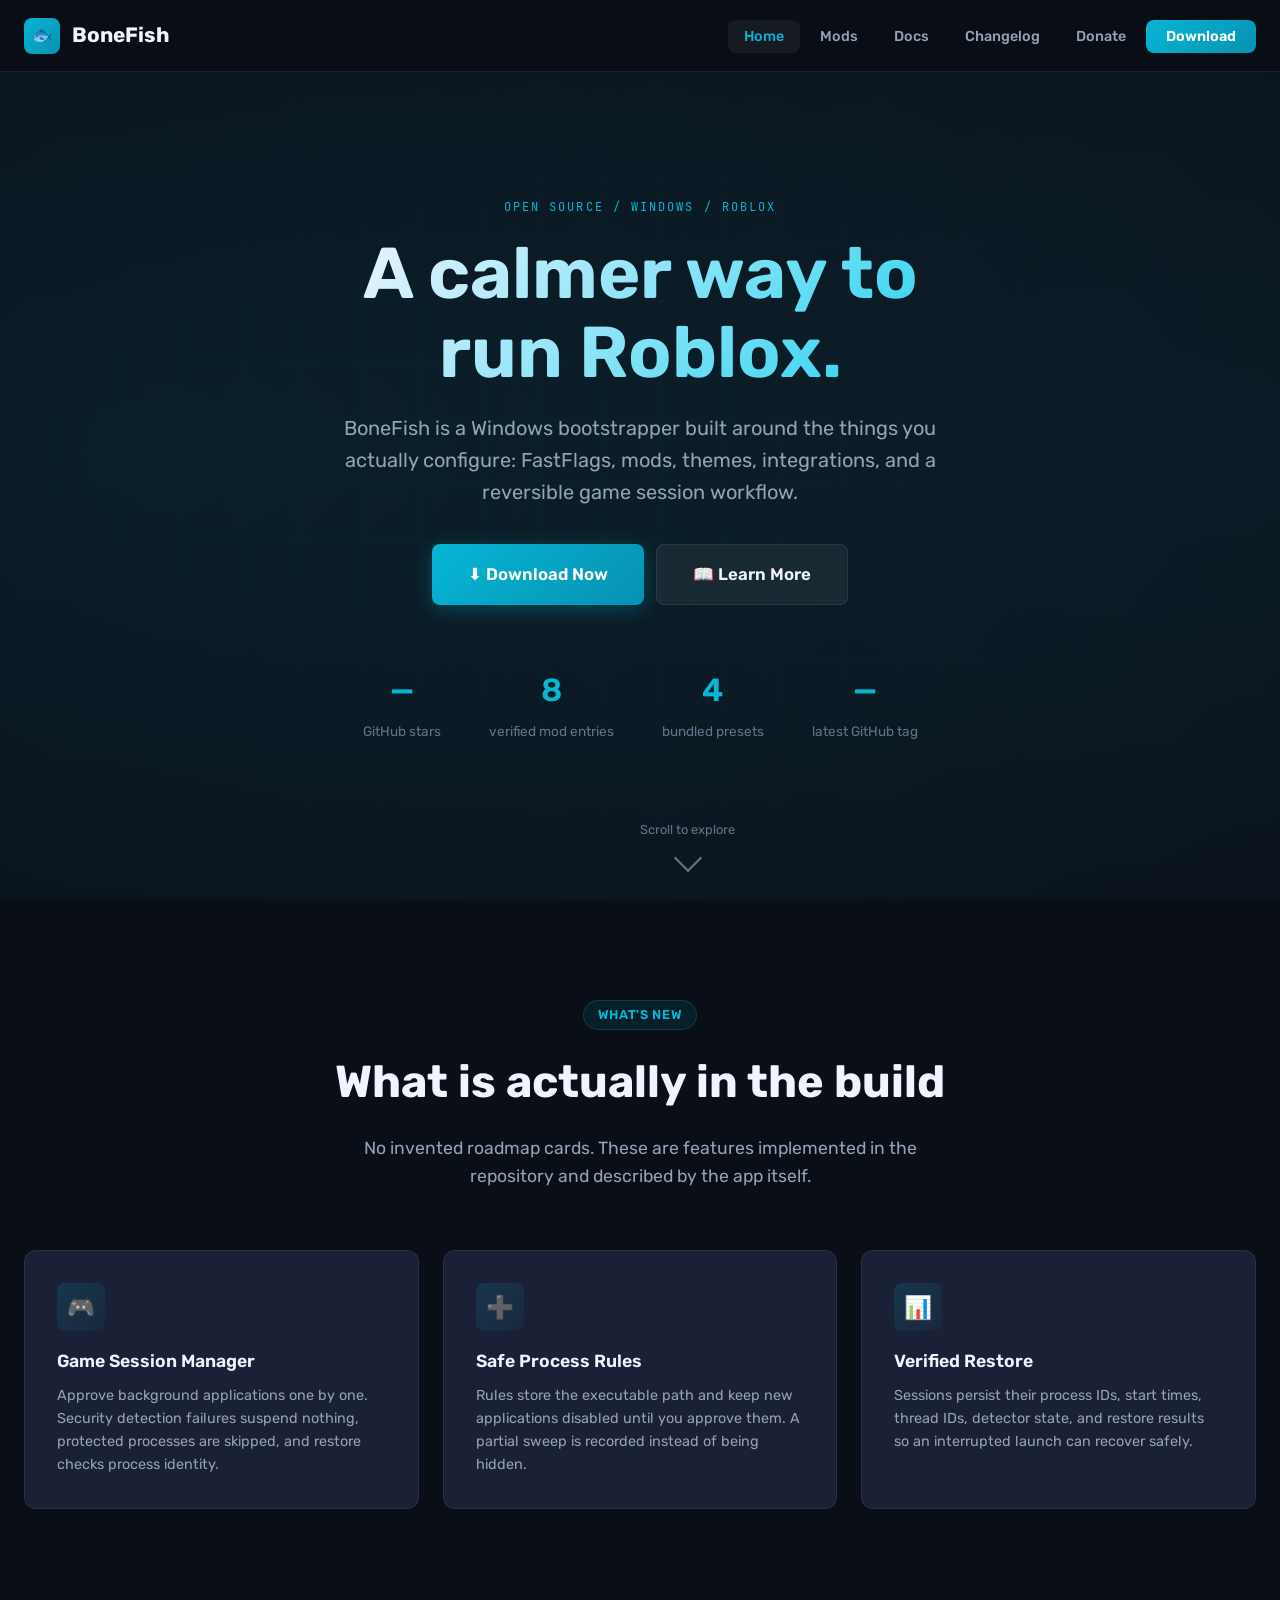
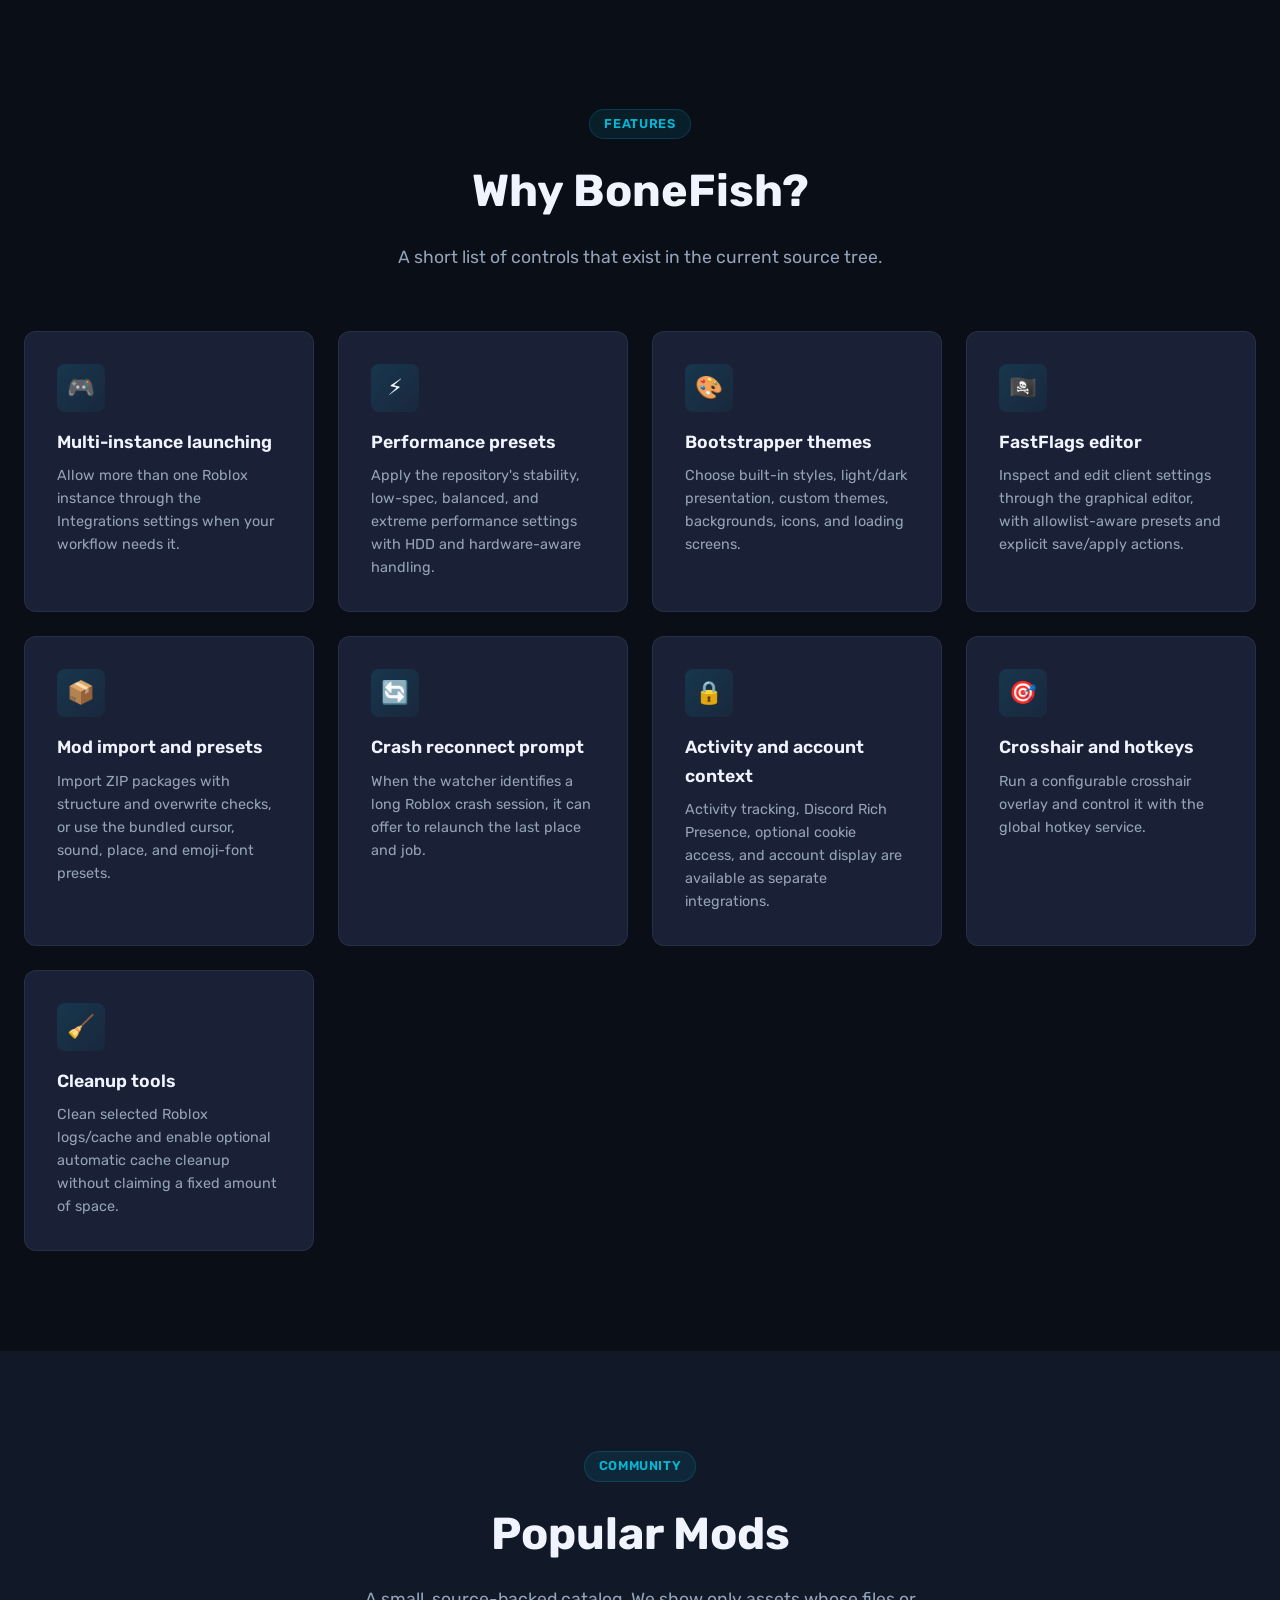
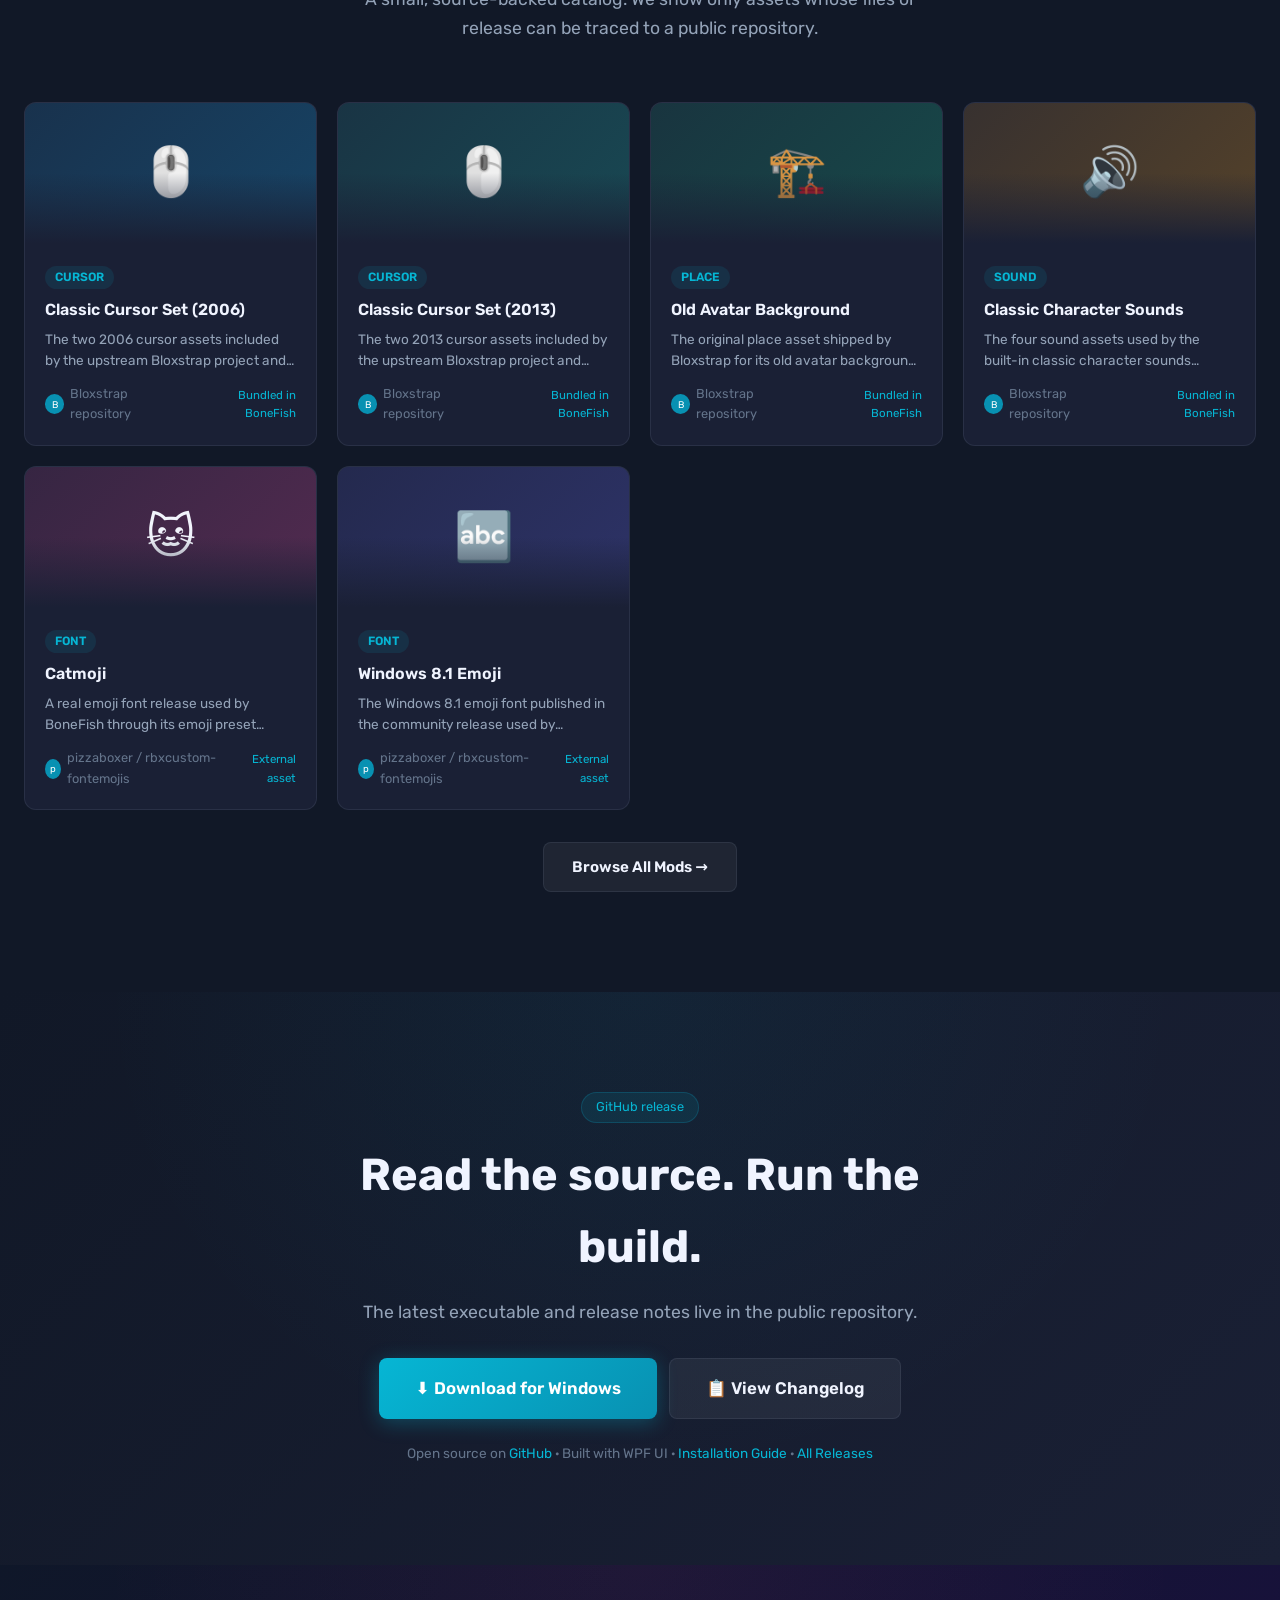
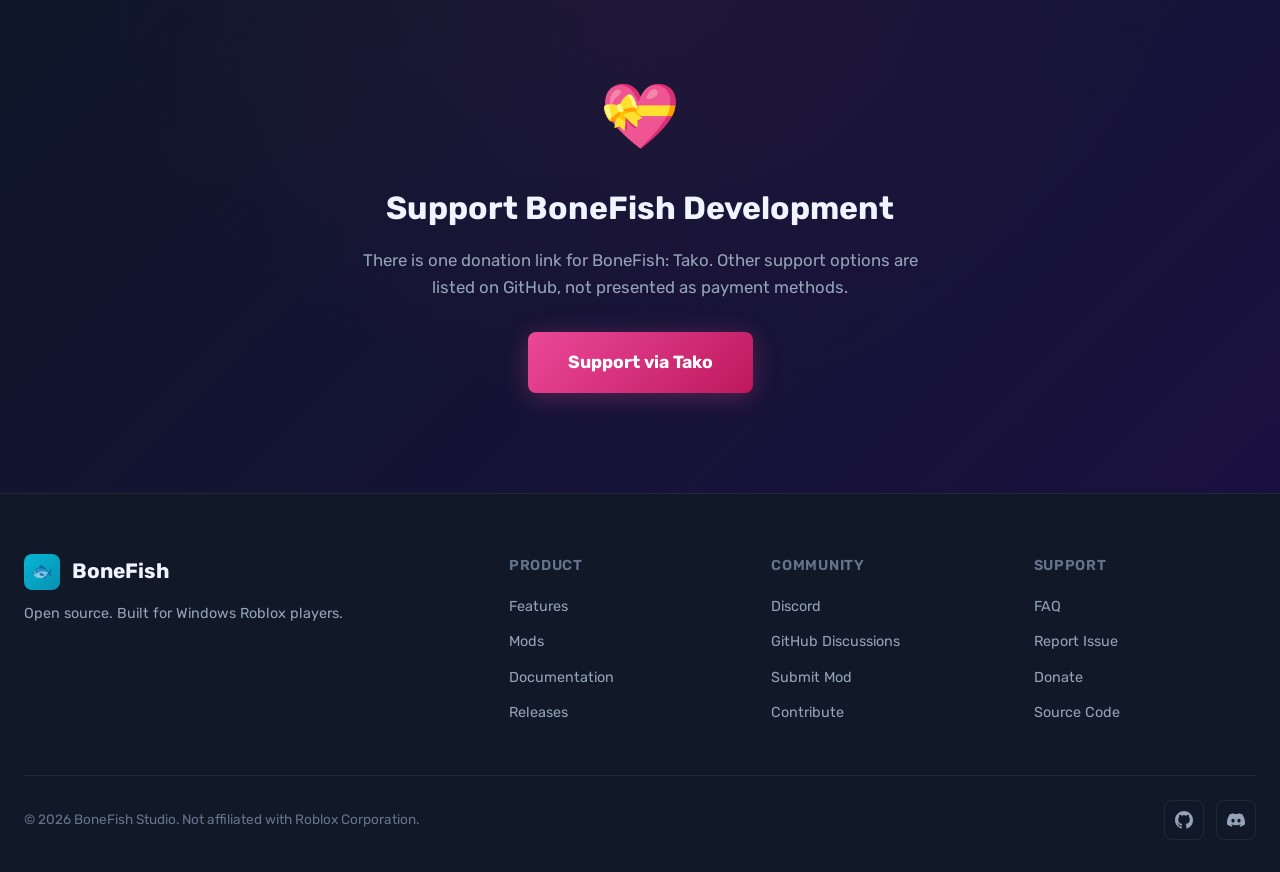
<file: index.html>
<!DOCTYPE html>
<html lang="en">
<head>
  <meta charset="UTF-8">
  <meta name="viewport" content="width=device-width, initial-scale=1.0">
  <meta name="google-adsense-account" content="ca-pub-3161683709161579">
  <script async src="https://pagead2.googlesyndication.com/pagead/js/adsbygoogle.js?client=ca-pub-3161683709161579"
     crossorigin="anonymous"></script>
  
  <!-- Primary Meta Tags -->
  <title>BoneFish — Open-Source Roblox Bootstrapper for Windows</title>
  <meta name="description" content="BoneFish is an open-source Roblox bootstrapper for Windows with FastFlags, verified mod presets, themes, multi-instance support, a crosshair overlay, and Game Session Manager.">
  <meta name="keywords" content="BoneFish, Roblox bootstrapper, Roblox mods, FastFlags, Roblox FPS boost, low-end PC Roblox, Roblox launcher, Bloxstrap alternative, Fishstrap, Roblox optimisasi, free Roblox tools, Roblox themes, Roblox crosshair">
  <link rel="canonical" href="https://bonefishstudio.vercel.app/">
  
  <!-- Open Graph / Facebook -->
  <meta property="og:type" content="website">
  <meta property="og:url" content="https://bonefishstudio.vercel.app/">
  <meta property="og:title" content="BoneFish — Open-Source Roblox Bootstrapper for Windows">
  <meta property="og:description" content="An open-source Windows Roblox bootstrapper with FastFlags, verified mod presets, themes, multi-instance support, a crosshair overlay, and Game Session Manager.">
  <meta property="og:image" content="https://bonefishstudio.vercel.app/assets/og-image.png">
  
  <!-- Twitter -->
  <meta name="twitter:card" content="summary_large_image">
  <meta name="twitter:title" content="BoneFish — Open-Source Roblox Bootstrapper">
  <meta name="twitter:description" content="An open-source Windows Roblox bootstrapper with FastFlags, verified mod presets, themes, multi-instance support, and Game Session Manager.">
  <meta name="twitter:image" content="https://bonefishstudio.vercel.app/assets/og-image.png">
  
  <!-- JSON-LD Structured Data -->
  <script type="application/ld+json">
  {
    "@context": "https://schema.org",
    "@type": "SoftwareApplication",
    "name": "BoneFish",
    "description": "BoneFish: open-source Roblox bootstrapper for Windows. FastFlags, verified mod presets, themes, multi-instance, and Game Session Manager.",
    "operatingSystem": "Windows 10/11",
    "applicationCategory": "UtilityApplication",
    "offers": {
      "@type": "Offer",
      "price": "0",
      "priceCurrency": "USD"
    },
    "downloadUrl": "https://github.com/BoneFishStudio/BoneFish/releases",
    "author": {
      "@type": "Organization",
      "name": "BoneFish Studio"
    }
  }
  </script>
  
  <link rel="stylesheet" href="css/style.css">
  <link rel="icon" href="data:image/svg+xml,<svg xmlns='http://www.w3.org/2000/svg' viewBox='0 0 32 32'><text y='26' font-size='26'>🐟</text></svg>">
</head>
<body>
  <!-- Navigation -->
  <nav class="nav" id="nav">
    <div class="nav-inner">
      <a href="index.html" class="nav-logo">
        <div class="nav-logo-img">🐟</div>
        BoneFish
      </a>
      <ul class="nav-links">
        <li><a href="index.html" class="active">Home</a></li>
        <li><a href="mods.html">Mods</a></li>
        <li><a href="docs.html">Docs</a></li>
        <li><a href="changelog.html">Changelog</a></li>
        <li><a href="donate.html">Donate</a></li>
        <li><a href="https://github.com/BoneFishStudio/BoneFish/releases" class="nav-cta" target="_blank" rel="noopener">Download</a></li>
      </ul>
      <button class="nav-mobile-btn" id="mobileMenuBtn" aria-label="Menu">
        <svg width="24" height="24" viewBox="0 0 24 24" fill="none" stroke="currentColor" stroke-width="2">
          <path d="M3 12h18M3 6h18M3 18h18"/>
        </svg>
      </button>
    </div>
  </nav>

  <div class="mobile-nav" id="mobileNav">
    <a href="index.html" class="active">🏠 Home</a>
    <a href="mods.html">📦 Mods</a>
    <a href="docs.html">📖 Docs</a>
    <a href="changelog.html">📋 Changelog</a>
    <a href="donate.html">❤️ Donate</a>
    <a href="https://github.com/BoneFishStudio/BoneFish/releases" target="_blank" rel="noopener">⬇️ Download</a>
  </div>

  <!-- Hero Section -->
  <section class="hero">
    <div class="hero-bg">
      <div class="hero-bg-gradient"></div>
      <div class="hero-grid"></div>
      <div class="hero-particles" id="particles"></div>
    </div>
    <div class="hero-content">

      <p class="hero-kicker">OPEN SOURCE / WINDOWS / ROBLOX</p>
      <h1>A calmer way to<br>run Roblox.</h1>
      <p class="hero-subtitle">
        BoneFish is a Windows bootstrapper built around the things you actually configure:
        FastFlags, mods, themes, integrations, and a reversible game session workflow.
      </p>
      <div class="hero-actions">
        <a href="https://github.com/BoneFishStudio/BoneFish/releases" class="btn btn-primary btn-lg" target="_blank" rel="noopener">
          ⬇️ Download Now
        </a>
        <a href="docs.html" class="btn btn-secondary btn-lg">
          📖 Learn More
        </a>
      </div>
      <div class="hero-stats">
        <div class="hero-stat">
          <div class="hero-stat-value" data-repo-stat="stars">—</div>
          <div class="hero-stat-label">GitHub stars</div>
        </div>
        <div class="hero-stat">
          <div class="hero-stat-value" data-repo-stat="entries">8</div>
          <div class="hero-stat-label">verified mod entries</div>
        </div>
        <div class="hero-stat">
          <div class="hero-stat-value" data-repo-stat="bundled">4</div>
          <div class="hero-stat-label">bundled presets</div>
        </div>
        <div class="hero-stat">
          <div class="hero-stat-value" data-repo-stat="release">—</div>
          <div class="hero-stat-label">latest GitHub tag</div>
        </div>
      </div>
    </div>
    <div class="hero-scroll">
      <span>Scroll to explore</span>
      <div class="hero-scroll-arrow"></div>
    </div>
  </section>

  <!-- What's New Section -->
  <section class="section" id="whats-new">
    <div class="section-header reveal">
      <span class="section-tag">What's New</span>
      <h2 class="section-title">What is actually in the build</h2>
      <p class="section-desc">No invented roadmap cards. These are features implemented in the repository and described by the app itself.</p>
    </div>
    <div class="features-grid">
      <div class="feature-card reveal reveal-delay-1">
        <div class="feature-icon">🎮</div>
        <h3>Game Session Manager</h3>
        <p>Approve background applications one by one. Security detection failures suspend nothing, protected processes are skipped, and restore checks process identity.</p>
      </div>
      <div class="feature-card reveal reveal-delay-2">
        <div class="feature-icon">➕</div>
        <h3>Safe Process Rules</h3>
        <p>Rules store the executable path and keep new applications disabled until you approve them. A partial sweep is recorded instead of being hidden.</p>
      </div>
      <div class="feature-card reveal reveal-delay-3">
        <div class="feature-icon">📊</div>
        <h3>Verified Restore</h3>
        <p>Sessions persist their process IDs, start times, thread IDs, detector state, and restore results so an interrupted launch can recover safely.</p>
      </div>
    </div>
  </section>

  <!-- Features Section -->
  <section class="section" id="features">
    <div class="section-header reveal">
      <span class="section-tag">Features</span>
      <h2 class="section-title">Why BoneFish?</h2>
      <p class="section-desc">A short list of controls that exist in the current source tree.</p>
    </div>
    <div class="features-grid">
      <div class="feature-card reveal reveal-delay-1">
        <div class="feature-icon">🎮</div>
        <h3>Multi-instance launching</h3>
        <p>Allow more than one Roblox instance through the Integrations settings when your workflow needs it.</p>
      </div>
      <div class="feature-card reveal reveal-delay-2">
        <div class="feature-icon">⚡</div>
        <h3>Performance presets</h3>
        <p>Apply the repository's stability, low-spec, balanced, and extreme performance settings with HDD and hardware-aware handling.</p>
      </div>
      <div class="feature-card reveal reveal-delay-3">
        <div class="feature-icon">🎨</div>
        <h3>Bootstrapper themes</h3>
        <p>Choose built-in styles, light/dark presentation, custom themes, backgrounds, icons, and loading screens.</p>
      </div>
      <div class="feature-card reveal reveal-delay-1">
        <div class="feature-icon">🏴‍☠️</div>
        <h3>FastFlags editor</h3>
        <p>Inspect and edit client settings through the graphical editor, with allowlist-aware presets and explicit save/apply actions.</p>
      </div>
      <div class="feature-card reveal reveal-delay-2">
        <div class="feature-icon">📦</div>
        <h3>Mod import and presets</h3>
        <p>Import ZIP packages with structure and overwrite checks, or use the bundled cursor, sound, place, and emoji-font presets.</p>
      </div>
      <div class="feature-card reveal reveal-delay-3">
        <div class="feature-icon">🔄</div>
        <h3>Crash reconnect prompt</h3>
        <p>When the watcher identifies a long Roblox crash session, it can offer to relaunch the last place and job.</p>
      </div>
      <div class="feature-card reveal reveal-delay-1">
        <div class="feature-icon">🔒</div>
        <h3>Activity and account context</h3>
        <p>Activity tracking, Discord Rich Presence, optional cookie access, and account display are available as separate integrations.</p>
      </div>
      <div class="feature-card reveal reveal-delay-2">
        <div class="feature-icon">🎯</div>
        <h3>Crosshair and hotkeys</h3>
        <p>Run a configurable crosshair overlay and control it with the global hotkey service.</p>
      </div>
      <div class="feature-card reveal reveal-delay-3">
        <div class="feature-icon">🧹</div>
        <h3>Cleanup tools</h3>
        <p>Clean selected Roblox logs/cache and enable optional automatic cache cleanup without claiming a fixed amount of space.</p>
      </div>
    </div>
  </section>

  <!-- Mods Preview Section -->
  <section class="section" style="background: var(--bg-secondary); max-width: none;">
    <div class="" style="max-width:var(--max-width);margin:0 auto;">
      <div class="section-header reveal">
        <span class="section-tag">Community</span>
        <h2 class="section-title">Popular Mods</h2>
        <p class="section-desc">A small, source-backed catalog. We show only assets whose files or release can be traced to a public repository.</p>
      </div>
      <div class="mods-showcase-grid" id="featuredMods">
        <div class="loading"><div class="spinner"></div></div>
      </div>
      <div class="text-center mt-8 reveal">
        <a href="mods.html" class="btn btn-secondary">Browse All Mods →</a>
      </div>
    </div>
  </section>

  <!-- Download Section -->
  <section class="section download-section" style="max-width: none;">
    <div class="download-content reveal">
      <div class="download-version">GitHub release</div>
      <h2 class="section-title">Read the source. Run the build.</h2>
      <p class="section-desc">The latest executable and release notes live in the public repository.</p>
      <div class="download-buttons">
        <a href="https://github.com/BoneFishStudio/BoneFish/releases/latest/download/BoneFish.exe" class="btn btn-primary btn-lg">
          ⬇️ Download for Windows
        </a>
        <a href="changelog.html" class="btn btn-secondary btn-lg">
          📋 View Changelog
        </a>
      </div>
      <div class="download-info">
        <p>Open source on <a href="https://github.com/BoneFishStudio/BoneFish" target="_blank" rel="noopener">GitHub</a> · 
          Built with WPF UI · 
          <a href="docs.html">Installation Guide</a> · 
          <a href="https://github.com/BoneFishStudio/BoneFish/releases">All Releases</a></p>
      </div>
    </div>
  </section>

  <!-- Donate Section -->
  <section class="section donate-section" style="max-width: none;">
    <div class="donate-content reveal">
      <div class="donate-icon">💝</div>
      <h2>Support BoneFish Development</h2>
      <p>There is one donation link for BoneFish: Tako. Other support options are listed on GitHub, not presented as payment methods.</p>
      <a href="https://tako.id/SiMahiro/gift" class="donate-btn" target="_blank" rel="noopener">
        Support via Tako
      </a>
    </div>
  </section>

  <!-- Footer -->
  <footer class="footer">
    <div class="footer-inner">
      <div class="footer-grid">
        <div class="footer-brand">
          <a href="index.html" class="nav-logo">
            <div class="nav-logo-img">🐟</div>
            BoneFish
          </a>
          <p>Open source. Built for Windows Roblox players.</p>
        </div>
        <div class="footer-col">
          <h4>Product</h4>
          <ul>
            <li><a href="index.html#features">Features</a></li>
            <li><a href="mods.html">Mods</a></li>
            <li><a href="docs.html">Documentation</a></li>
            <li><a href="https://github.com/BoneFishStudio/BoneFish/releases">Releases</a></li>
          </ul>
        </div>
        <div class="footer-col">
          <h4>Community</h4>
          <ul>
            <li><a href="https://discord.gg/SRs5zb9BJd" target="_blank" rel="noopener">Discord</a></li>
            <li><a href="https://github.com/BoneFishStudio/BoneFish/discussions" target="_blank" rel="noopener">GitHub Discussions</a></li>
            <li><a href="mods.html">Submit Mod</a></li>
            <li><a href="https://github.com/BoneFishStudio/BoneFish/blob/main/CONTRIBUTING.md" target="_blank" rel="noopener">Contribute</a></li>
          </ul>
        </div>
        <div class="footer-col">
          <h4>Support</h4>
          <ul>
            <li><a href="docs.html">FAQ</a></li>
            <li><a href="https://github.com/BoneFishStudio/BoneFish/issues" target="_blank" rel="noopener">Report Issue</a></li>
            <li><a href="donate.html">Donate</a></li>
            <li><a href="https://github.com/BoneFishStudio/BoneFish" target="_blank" rel="noopener">Source Code</a></li>
          </ul>
        </div>
      </div>
      <div class="footer-bottom">
        <span>&copy; 2026 BoneFish Studio. Not affiliated with Roblox Corporation.</span>
        <div class="footer-socials">
          <a href="https://github.com/BoneFishStudio" target="_blank" rel="noopener" title="GitHub">
            <svg width="18" height="18" viewBox="0 0 24 24" fill="currentColor"><path d="M12 0C5.37 0 0 5.37 0 12c0 5.31 3.435 9.795 8.205 11.385.6.105.825-.255.825-.57 0-.285-.015-1.23-.015-2.235-3.015.555-3.795-.735-4.035-1.41-.135-.345-.72-1.41-1.23-1.695-.42-.225-1.02-.78-.015-.795.945-.015 1.62.87 1.845 1.23 1.08 1.815 2.805 1.305 3.495.99.105-.78.42-1.305.765-1.605-2.67-.3-5.46-1.335-5.46-5.925 0-1.305.465-2.385 1.23-3.225-.12-.3-.54-1.53.12-3.18 0 0 1.005-.315 3.3 1.23.96-.27 1.98-.405 3-.405s2.04.135 3 .405c2.295-1.56 3.3-1.23 3.3-1.23.66 1.65.24 2.88.12 3.18.765.84 1.23 1.905 1.23 3.225 0 4.605-2.805 5.625-5.475 5.925.435.375.81 1.095.81 2.22 0 1.605-.015 2.895-.015 3.3 0 .315.225.69.825.57A12.02 12.02 0 0024 12c0-6.63-5.37-12-12-12z"/></svg>
          </a>
          <a href="https://discord.gg/SRs5zb9BJd" target="_blank" rel="noopener" title="Discord">
            <svg width="18" height="18" viewBox="0 0 24 24" fill="currentColor"><path d="M20.317 4.37a19.791 19.791 0 00-4.885-1.515.074.074 0 00-.079.037c-.21.375-.444.864-.608 1.25a18.27 18.27 0 00-5.487 0 12.64 12.64 0 00-.617-1.25.077.077 0 00-.079-.037A19.736 19.736 0 003.677 4.37a.07.07 0 00-.032.027C.533 9.046-.32 13.58.099 18.057a.082.082 0 00.031.057 19.9 19.9 0 005.993 3.03.078.078 0 00.084-.028 14.09 14.09 0 001.226-1.994.076.076 0 00-.041-.106 13.107 13.107 0 01-1.872-.892.077.077 0 01-.008-.128 10.2 10.2 0 00.372-.292.074.074 0 01.077-.01c3.928 1.793 8.18 1.793 12.062 0a.074.074 0 01.078.01c.12.098.246.198.373.292a.077.077 0 01-.006.127 12.299 12.299 0 01-1.873.892.077.077 0 00-.041.107c.36.698.772 1.362 1.225 1.993a.076.076 0 00.084.028 19.839 19.839 0 006.002-3.03.077.077 0 00.032-.054c.5-5.177-.838-9.674-3.549-13.66a.061.061 0 00-.031-.03zM8.02 15.33c-1.183 0-2.157-1.085-2.157-2.419 0-1.333.956-2.419 2.157-2.419 1.21 0 2.176 1.096 2.157 2.42 0 1.333-.956 2.418-2.157 2.418zm7.975 0c-1.183 0-2.157-1.085-2.157-2.419 0-1.333.955-2.419 2.157-2.419 1.21 0 2.176 1.096 2.157 2.42 0 1.333-.946 2.418-2.157 2.418z"/></svg>
          </a>
        </div>
      </div>
    </div>
  </footer>

  <script src="js/main.js"></script>
</body>
</html>
</file>
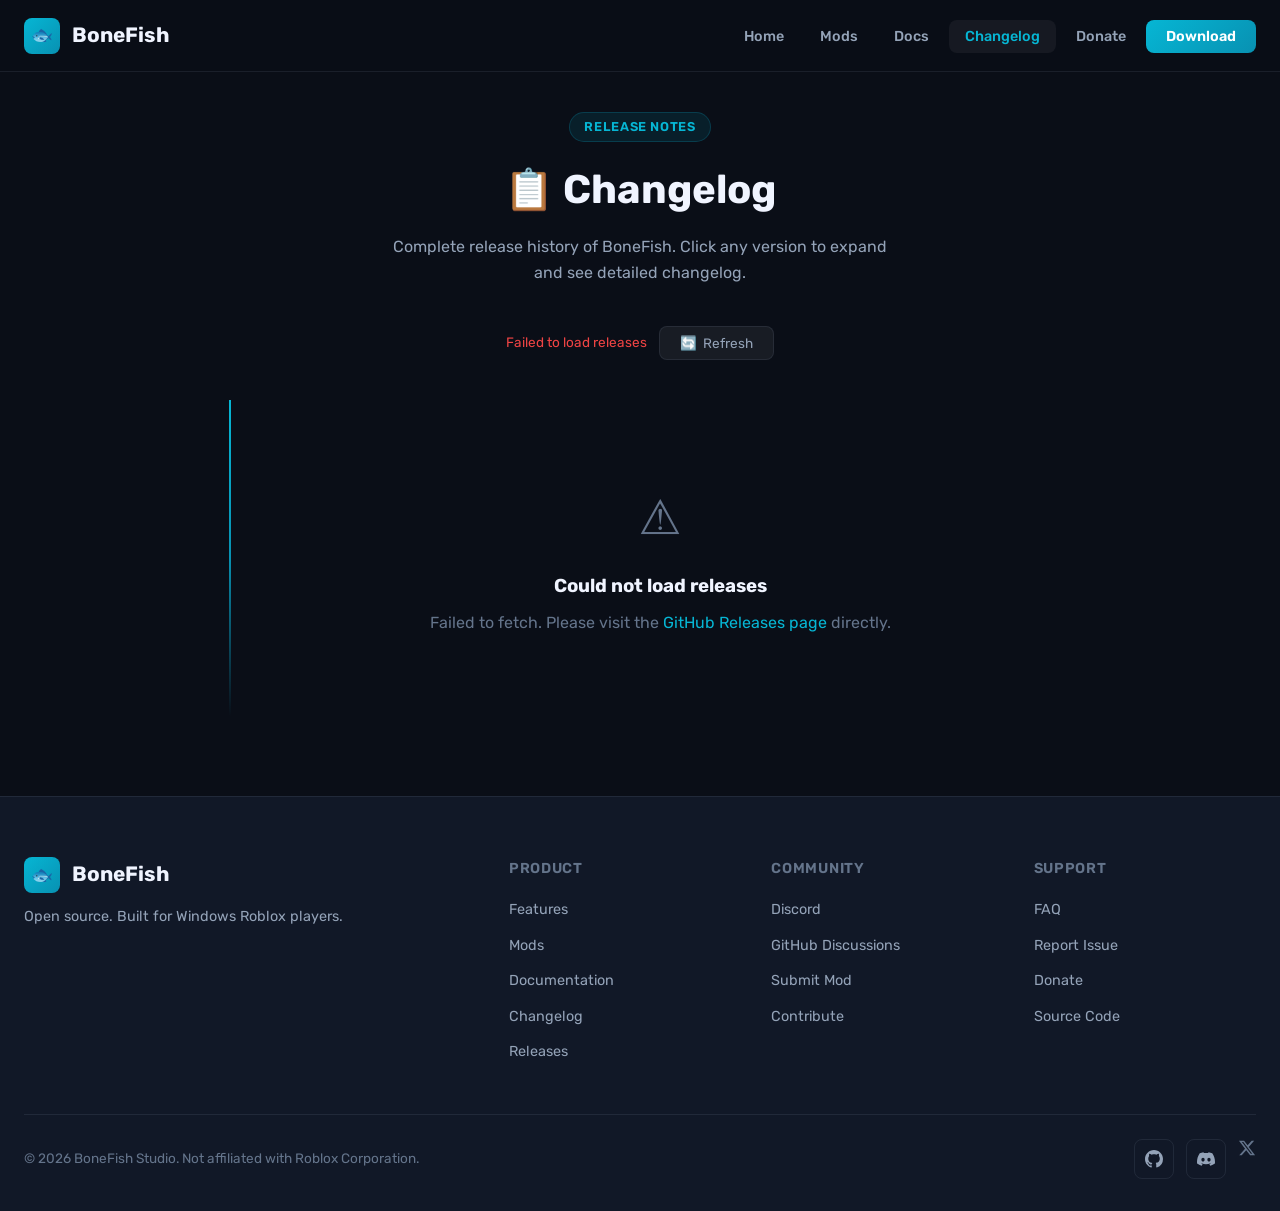
<file: changelog.html>
<!DOCTYPE html>
<html lang="en">
<head>
  <meta charset="UTF-8">
  <meta name="viewport" content="width=device-width, initial-scale=1.0">
  <meta name="google-adsense-account" content="ca-pub-3161683709161579">
  <script async src="https://pagead2.googlesyndication.com/pagead/js/adsbygoogle.js?client=ca-pub-3161683709161579"
     crossorigin="anonymous"></script>

  <!-- Primary Meta Tags -->
  <title>Changelog — BoneFish Release Notes & Version History</title>
  <meta name="description" content="Release history of BoneFish, the open-source Roblox bootstrapper for Windows. See what's new in each update.">
  <meta name="keywords" content="BoneFish changelog, BoneFish release notes, update BoneFish, versi terbaru BoneFish, changelog Bloxstrap">
  <link rel="canonical" href="https://bonefishstudio.vercel.app/changelog.html">

  <!-- Open Graph / Facebook -->
  <meta property="og:type" content="website">
  <meta property="og:url" content="https://bonefishstudio.vercel.app/changelog.html">
  <meta property="og:title" content="Changelog — BoneFish Release Notes & Version History">
  <meta property="og:description" content="Release history of BoneFish, the open-source Roblox bootstrapper for Windows. See what's new in each update.">
  <meta property="og:image" content="https://bonefishstudio.vercel.app/assets/og-image.png">

  <!-- Twitter -->
  <meta name="twitter:card" content="summary_large_image">
  <meta name="twitter:title" content="Changelog — BoneFish Release Notes & Version History">
  <meta name="twitter:description" content="Release history of BoneFish, the open-source Roblox bootstrapper for Windows. See what's new in each update.">
  <meta name="twitter:image" content="https://bonefishstudio.vercel.app/assets/og-image.png">

  <!-- JSON-LD Structured Data -->
  <script type="application/ld+json">
  {
    "@context": "https://schema.org",
    "@type": "WebPage",
    "name": "BoneFish Changelog & Release Notes",
    "description": "Release history of BoneFish, the open-source Roblox bootstrapper for Windows.",
    "url": "https://bonefishstudio.vercel.app/changelog.html",
    "isPartOf": {
      "@type": "SoftwareApplication",
      "name": "BoneFish"
    }
  }
  </script>

  <link rel="stylesheet" href="css/style.css">
  <link rel="icon" href="data:image/svg+xml,<svg xmlns='http://www.w3.org/2000/svg' viewBox='0 0 32 32'><text y='26' font-size='26'>🐟</text></svg>">
  <style>
    /* Changelog page specific styles */
    .changelog-page {
      max-width: 900px;
      margin: 0 auto;
      padding: calc(var(--nav-height) + 40px) 24px 80px;
    }

    .changelog-page .page-header {
      padding: 0 0 40px;
      text-align: center;
    }

    .changelog-page .page-header h1 {
      font-size: 2.5rem;
      font-weight: 700;
      margin-bottom: 12px;
    }

    .changelog-page .page-header p {
      color: var(--text-secondary);
      max-width: 500px;
      margin: 0 auto;
    }

    /* GitHub fetch bar */
    .changelog-toolbar {
      display: flex;
      justify-content: center;
      align-items: center;
      gap: 12px;
      margin-bottom: 40px;
      flex-wrap: wrap;
    }

    .changelog-status {
      font-size: 0.85rem;
      color: var(--text-muted);
    }

    .changelog-status.loading {
      color: var(--accent);
    }

    .changelog-status.error {
      color: var(--danger);
    }

    .btn-refresh {
      padding: 8px 20px;
      background: rgba(255,255,255,0.06);
      border: 1px solid var(--border);
      border-radius: var(--radius-sm);
      color: var(--text-secondary);
      font-size: 0.85rem;
      cursor: pointer;
      transition: all 0.2s;
      display: inline-flex;
      align-items: center;
      gap: 6px;
    }

    .btn-refresh:hover {
      border-color: var(--accent);
      color: var(--text-primary);
      background: rgba(6, 182, 212, 0.06);
    }

    .btn-refresh:disabled {
      opacity: 0.5;
      cursor: not-allowed;
    }

    .btn-refresh.spinning .refresh-icon {
      animation: spin 1s linear infinite;
    }

    @keyframes spin { to { transform: rotate(360deg); } }

    /* Timeline */
    .timeline {
      position: relative;
      padding-left: 40px;
    }

    .timeline::before {
      content: '';
      position: absolute;
      left: 15px;
      top: 0;
      bottom: 0;
      width: 2px;
      background: linear-gradient(to bottom, var(--accent), var(--accent-dark), transparent);
    }

    .timeline-item {
      position: relative;
      margin-bottom: 32px;
      opacity: 0;
      transform: translateY(20px);
      animation: fadeInUp 0.5s ease forwards;
    }

    .timeline-item:nth-child(1) { animation-delay: 0.05s; }
    .timeline-item:nth-child(2) { animation-delay: 0.1s; }
    .timeline-item:nth-child(3) { animation-delay: 0.15s; }
    .timeline-item:nth-child(4) { animation-delay: 0.2s; }
    .timeline-item:nth-child(5) { animation-delay: 0.25s; }
    .timeline-item:nth-child(6) { animation-delay: 0.3s; }
    .timeline-item:nth-child(7) { animation-delay: 0.35s; }
    .timeline-item:nth-child(8) { animation-delay: 0.4s; }
    .timeline-item:nth-child(9) { animation-delay: 0.45s; }
    .timeline-item:nth-child(10) { animation-delay: 0.5s; }

    @keyframes fadeInUp {
      to { opacity: 1; transform: translateY(0); }
    }

    .timeline-dot {
      position: absolute;
      left: -33px;
      top: 24px;
      width: 16px;
      height: 16px;
      background: var(--bg-card);
      border: 3px solid var(--accent);
      border-radius: 50%;
      z-index: 1;
    }

    .timeline-dot.prerelease {
      border-color: var(--warning);
    }

    .timeline-card {
      background: var(--bg-card);
      border: 1px solid var(--border);
      border-radius: var(--radius);
      overflow: hidden;
      transition: border-color 0.3s;
    }

    .timeline-card:hover {
      border-color: rgba(6, 182, 212, 0.3);
    }

    .timeline-card-header {
      padding: 20px 24px 16px;
      display: flex;
      justify-content: space-between;
      align-items: flex-start;
      gap: 16px;
      cursor: pointer;
      user-select: none;
    }

    .timeline-card-header:active {
      opacity: 0.8;
    }

    .timeline-version {
      display: flex;
      align-items: center;
      gap: 10px;
    }

    .timeline-version h3 {
      font-size: 1.15rem;
      font-weight: 700;
    }

    .timeline-version .version-tag {
      font-size: 0.75rem;
      padding: 2px 10px;
      border-radius: 100px;
      font-weight: 600;
    }

    .version-tag.latest {
      background: rgba(6, 182, 212, 0.12);
      color: var(--accent);
      border: 1px solid rgba(6, 182, 212, 0.25);
    }

    .version-tag.prerelease {
      background: rgba(245, 158, 11, 0.12);
      color: var(--warning);
      border: 1px solid rgba(245, 158, 11, 0.25);
    }

    .timeline-meta {
      text-align: right;
      flex-shrink: 0;
    }

    .timeline-date {
      font-size: 0.85rem;
      color: var(--text-muted);
    }

    .timeline-chevron {
      color: var(--text-muted);
      font-size: 0.85rem;
      transition: transform 0.3s;
      margin-top: 2px;
    }

    .timeline-card.open .timeline-chevron {
      transform: rotate(180deg);
    }

    .timeline-card-body {
      max-height: 0;
      overflow: hidden;
      transition: max-height 0.4s ease, padding 0.3s ease;
    }

    .timeline-card.open .timeline-card-body {
      max-height: 5000px;
    }

    .timeline-card-body-inner {
      padding: 0 24px 20px;
      border-top: 1px solid var(--border);
    }

    .timeline-card-body-inner .release-body {
      padding-top: 16px;
      font-size: 0.9rem;
      color: var(--text-secondary);
      line-height: 1.7;
    }

    .timeline-card-body-inner .release-body h2,
    .timeline-card-body-inner .release-body h3 {
      color: var(--text-primary);
      margin: 20px 0 10px;
    }

    .timeline-card-body-inner .release-body h2 {
      font-size: 1.1rem;
      font-weight: 700;
    }

    .timeline-card-body-inner .release-body h3 {
      font-size: 1rem;
      font-weight: 600;
    }

    .timeline-card-body-inner .release-body ul,
    .timeline-card-body-inner .release-body ol {
      padding-left: 20px;
      margin-bottom: 12px;
    }

    .timeline-card-body-inner .release-body li {
      margin-bottom: 4px;
    }

    .timeline-card-body-inner .release-body code {
      font-family: var(--font-mono);
      background: rgba(255,255,255,0.06);
      padding: 1px 6px;
      border-radius: 4px;
      font-size: 0.85em;
      color: var(--accent-light);
    }

    .timeline-card-body-inner .release-body pre {
      background: var(--bg-secondary);
      border: 1px solid var(--border);
      border-radius: var(--radius-sm);
      padding: 16px;
      overflow-x: auto;
      margin: 12px 0;
      font-size: 0.8rem;
    }

    .timeline-card-body-inner .release-body pre code {
      background: none;
      padding: 0;
      color: var(--text-primary);
    }

    .timeline-card-body-inner .release-body table {
      width: 100%;
      border-collapse: collapse;
      margin: 12px 0;
      font-size: 0.85rem;
    }

    .timeline-card-body-inner .release-body table th,
    .timeline-card-body-inner .release-body table td {
      padding: 8px 12px;
      border: 1px solid var(--border);
      text-align: left;
    }

    .timeline-card-body-inner .release-body table th {
      background: var(--bg-secondary);
      color: var(--text-primary);
      font-weight: 600;
    }

    .timeline-card-body-inner .release-body table td {
      color: var(--text-secondary);
    }

    .timeline-card-body-inner .release-body a {
      color: var(--accent);
    }

    .timeline-card-body-inner .release-body strong {
      color: var(--text-primary);
    }

    .timeline-card-body-inner .release-body hr {
      border: none;
      border-top: 1px solid var(--border);
      margin: 20px 0;
    }

    .timeline-card-body-inner .release-body blockquote {
      border-left: 3px solid var(--accent);
      padding: 8px 16px;
      margin: 12px 0;
      background: rgba(6, 182, 212, 0.04);
      border-radius: 0 var(--radius-sm) var(--radius-sm) 0;
    }

    .release-download-btn {
      display: inline-flex;
      align-items: center;
      gap: 6px;
      padding: 8px 18px;
      background: linear-gradient(135deg, var(--accent), var(--accent-dark));
      color: #fff;
      border-radius: var(--radius-sm);
      font-size: 0.85rem;
      font-weight: 600;
      text-decoration: none;
      transition: all 0.2s;
      margin-top: 12px;
    }

    .release-download-btn:hover {
      transform: translateY(-1px);
      box-shadow: var(--shadow-glow);
    }

    .release-empty-state {
      text-align: center;
      padding: 80px 24px;
      color: var(--text-muted);
    }

    .release-empty-state .empty-icon {
      font-size: 3rem;
      margin-bottom: 16px;
    }

    .release-empty-state h3 {
      margin-bottom: 8px;
      color: var(--text-primary);
    }

    /* Loading skeleton */
    .skeleton {
      background: linear-gradient(90deg, var(--bg-card) 25%, var(--bg-card-hover) 50%, var(--bg-card) 75%);
      background-size: 200% 100%;
      animation: shimmer 1.5s infinite;
      border-radius: var(--radius-sm);
    }

    @keyframes shimmer {
      0% { background-position: 200% 0; }
      100% { background-position: -200% 0; }
    }

    .skeleton-card {
      height: 80px;
      margin-bottom: 20px;
      border-radius: var(--radius);
    }

    /* Responsive */
    @media (max-width: 768px) {
      .changelog-page {
        padding: calc(var(--nav-height) + 20px) 16px 60px;
      }

      .timeline {
        padding-left: 32px;
      }

      .timeline::before {
        left: 11px;
      }

      .timeline-dot {
        left: -27px;
        width: 14px;
        height: 14px;
      }

      .timeline-card-header {
        padding: 16px;
        flex-wrap: wrap;
      }

      .timeline-version h3 {
        font-size: 1rem;
      }

      .timeline-card-body-inner {
        padding: 0 16px 16px;
      }

      .changelog-page .page-header h1 {
        font-size: 1.8rem;
      }
    }
  </style>
</head>
<body>
  <!-- Navigation -->
  <nav class="nav" id="nav">
    <div class="nav-inner">
      <a href="index.html" class="nav-logo">
        <div class="nav-logo-img">🐟</div>
        BoneFish
      </a>
      <ul class="nav-links">
        <li><a href="index.html">Home</a></li>
        <li><a href="mods.html">Mods</a></li>
        <li><a href="docs.html">Docs</a></li>
        <li><a href="changelog.html" class="active">Changelog</a></li>
        <li><a href="donate.html">Donate</a></li>
        <li><a href="https://github.com/BoneFishStudio/BoneFish/releases" class="nav-cta" target="_blank" rel="noopener">Download</a></li>
      </ul>
      <button class="nav-mobile-btn" id="mobileMenuBtn" aria-label="Menu">
        <svg width="24" height="24" viewBox="0 0 24 24" fill="none" stroke="currentColor" stroke-width="2">
          <path d="M3 12h18M3 6h18M3 18h18"/>
        </svg>
      </button>
    </div>
  </nav>

  <div class="mobile-nav" id="mobileNav">
    <a href="index.html">🏠 Home</a>
    <a href="mods.html">📦 Mods</a>
    <a href="docs.html">📖 Docs</a>
    <a href="changelog.html" class="active">📋 Changelog</a>
    <a href="donate.html">❤️ Donate</a>
    <a href="https://github.com/BoneFishStudio/BoneFish/releases" target="_blank" rel="noopener">⬇️ Download</a>
  </div>

  <!-- Page Content -->
  <div class="changelog-page">
    <div class="page-header">
      <div class="section-tag">Release Notes</div>
      <h1>📋 Changelog</h1>
      <p>Complete release history of BoneFish. Click any version to expand and see detailed changelog.</p>
    </div>

    <div class="changelog-toolbar">
      <span class="changelog-status" id="changelogStatus">Loaded from GitHub</span>
      <button class="btn-refresh" id="refreshBtn" onclick="fetchReleases(true)">
        <span class="refresh-icon">🔄</span> Refresh
      </button>
    </div>

    <div class="timeline" id="timeline">
      <div class="release-empty-state" id="loadingState">
        <div class="skeleton skeleton-card"></div>
        <div class="skeleton skeleton-card"></div>
        <div class="skeleton skeleton-card"></div>
      </div>
    </div>
  </div>

  <!-- Footer -->
  <footer class="footer">
    <div class="footer-inner">
      <div class="footer-grid">
        <div class="footer-brand">
          <a href="index.html" class="nav-logo">
            <div class="nav-logo-img">🐟</div>
            BoneFish
          </a>
          <p>Open source. Built for Windows Roblox players.</p>
        </div>
        <div class="footer-col">
          <h4>Product</h4>
          <ul>
            <li><a href="index.html#features">Features</a></li>
            <li><a href="mods.html">Mods</a></li>
            <li><a href="docs.html">Documentation</a></li>
            <li><a href="changelog.html">Changelog</a></li>
            <li><a href="https://github.com/BoneFishStudio/BoneFish/releases">Releases</a></li>
          </ul>
        </div>
        <div class="footer-col">
          <h4>Community</h4>
          <ul>
            <li><a href="https://discord.gg/SRs5zb9BJd" target="_blank" rel="noopener">Discord</a></li>
            <li><a href="https://github.com/BoneFishStudio/BoneFish/discussions" target="_blank" rel="noopener">GitHub Discussions</a></li>
            <li><a href="mods.html">Submit Mod</a></li>
            <li><a href="https://github.com/BoneFishStudio/BoneFish/blob/main/CONTRIBUTING.md" target="_blank" rel="noopener">Contribute</a></li>
          </ul>
        </div>
        <div class="footer-col">
          <h4>Support</h4>
          <ul>
            <li><a href="docs.html">FAQ</a></li>
            <li><a href="https://github.com/BoneFishStudio/BoneFish/issues" target="_blank" rel="noopener">Report Issue</a></li>
            <li><a href="donate.html">Donate</a></li>
            <li><a href="https://github.com/BoneFishStudio/BoneFish" target="_blank" rel="noopener">Source Code</a></li>
          </ul>
        </div>
      </div>
      <div class="footer-bottom">
        <span>&copy; 2026 BoneFish Studio. Not affiliated with Roblox Corporation.</span>
        <div class="footer-socials">
          <a href="https://github.com/BoneFishStudio" target="_blank" rel="noopener" title="GitHub">
            <svg width="18" height="18" viewBox="0 0 24 24" fill="currentColor"><path d="M12 0C5.37 0 0 5.37 0 12c0 5.31 3.435 9.795 8.205 11.385.6.105.825-.255.825-.57 0-.285-.015-1.23-.015-2.235-3.015.555-3.795-.735-4.035-1.41-.135-.345-.72-1.41-1.23-1.695-.42-.225-1.02-.78-.015-.795.945-.015 1.62.87 1.845 1.23 1.08 1.815 2.805 1.305 3.495.99.105-.78.42-1.305.765-1.605-2.67-.3-5.46-1.335-5.46-5.925 0-1.305.465-2.385 1.23-3.225-.12-.3-.54-1.53.12-3.18 0 0 1.005-.315 3.3 1.23.96-.27 1.98-.405 3-.405s2.04.135 3 .405c2.295-1.56 3.3-1.23 3.3-1.23.66 1.65.24 2.88.12 3.18.765.84 1.23 1.905 1.23 3.225 0 4.605-2.805 5.625-5.475 5.925.435.375.81 1.095.81 2.22 0 1.605-.015 2.895-.015 3.3 0 .315.225.69.825.57A12.02 12.02 0 0024 12c0-6.63-5.37-12-12-12z"/></svg>
          </a>
          <a href="https://discord.gg/SRs5zb9BJd" target="_blank" rel="noopener" title="Discord">
            <svg width="18" height="18" viewBox="0 0 24 24" fill="currentColor"><path d="M20.317 4.37a19.791 19.791 0 00-4.885-1.515.074.074 0 00-.079.037c-.21.375-.444.864-.608 1.25a18.27 18.27 0 00-5.487 0 12.64 12.64 0 00-.617-1.25.077.077 0 00-.079-.037A19.736 19.736 0 003.677 4.37a.07.07 0 00-.032.027C.533 9.046-.32 13.58.099 18.057a.082.082 0 00.031.057 19.9 19.9 0 005.993 3.03.078.078 0 00.084-.028 14.09 14.09 0 001.226-1.994.076.076 0 00-.041-.106 13.107 13.107 0 01-1.872-.892.077.077 0 01-.008-.128 10.2 10.2 0 00.372-.292.074.074 0 01.077-.01c3.928 1.793 8.18 1.793 12.062 0a.074.074 0 01.078.01c.12.098.246.198.373.292a.077.077 0 01-.006.127 12.299 12.299 0 01-1.873.892.077.077 0 00-.041.107c.36.698.772 1.362 1.225 1.993a.076.076 0 00.084.028 19.839 19.839 0 006.002-3.03.077.077 0 00.032-.054c.5-5.177-.838-9.674-3.549-13.66a.061.061 0 00-.031-.03zM8.02 15.33c-1.183 0-2.157-1.085-2.157-2.419 0-1.333.956-2.419 2.157-2.419 1.21 0 2.176 1.096 2.157 2.42 0 1.333-.956 2.418-2.157 2.418zm7.975 0c-1.183 0-2.157-1.085-2.157-2.419 0-1.333.955-2.419 2.157-2.419 1.21 0 2.176 1.096 2.157 2.42 0 1.333-.946 2.418-2.157 2.418z"/></svg>
          </a>
            <svg width="18" height="18" viewBox="0 0 24 24" fill="currentColor"><path d="M18.244 2.25h3.308l-7.227 8.26 8.502 11.24H16.17l-5.214-6.817L4.99 21.75H1.68l7.73-8.835L1.254 2.25H8.08l4.713 6.231zm-1.161 17.52h1.833L7.084 4.126H5.117z"/></svg>
          </a>
        </div>
      </div>
    </div>
  </footer>

  <script src="js/main.js"></script>
  <script>
    // Changelog: fetch releases from GitHub API
    (function() {
      'use strict';

      const timeline = document.getElementById('timeline');
      const statusEl = document.getElementById('changelogStatus');
      const refreshBtn = document.getElementById('refreshBtn');

      // Simple markdown-to-HTML converter for release bodies
      function mdToHtml(md) {
        if (!md) return '';
        let html = md;

        // Code blocks (```)
        html = html.replace(/```(\w*)\n([\s\S]*?)```/g, function(m, lang, code) {
          return '<pre><code>' + code.replace(/</g, '&lt;').replace(/>/g, '&gt;') + '</code></pre>';
        });

        // Inline code
        html = html.replace(/`([^`]+)`/g, '<code>$1</code>');

        // Headers (## then ###)
        html = html.replace(/^### (.+)$/gm, '<h3>$1</h3>');
        html = html.replace(/^## (.+)$/gm, '<h2>$1</h2>');

        // Bold and italic
        html = html.replace(/\*\*(.+?)\*\*/g, '<strong>$1</strong>');
        html = html.replace(/\*(.+?)\*/g, '<em>$1</em>');

        // Tables
        html = html.replace(/^\|(.+)\|$/gm, function(m, row) {
          const cells = row.split('|').map(c => c.trim()).filter(c => c);
          if (cells.every(c => /^[-]+$/.test(c))) return '<tr class="table-divider">';
          return '<tr><td>' + cells.join('</td><td>') + '</td></tr>';
        });
        html = html.replace(/<tr class="table-divider">/g, '</table><table>');

        // Horizontal rules
        html = html.replace(/^---$/gm, '<hr>');

        // Blockquotes
        html = html.replace(/^> (.+)$/gm, '<blockquote>$1</blockquote>');

        // Unordered lists
        html = html.replace(/^[-*] (.+)$/gm, '<li>$1</li>');
        html = html.replace(/(<li>.*<\/li>\n?)+/g, '<ul>$&</ul>');

        // Ordered lists
        html = html.replace(/^\d+\. (.+)$/gm, '<li>$1</li>');

        // Links
        html = html.replace(/\[([^\]]+)\]\(([^)]+)\)/g, '<a href="$2" target="_blank" rel="noopener">$1</a>');

        // Line breaks
        html = html.replace(/\n\n/g, '</p><p>');
        html = html.replace(/\n/g, '<br>');

        // Wrap in paragraph if not already wrapped
        if (!html.startsWith('<')) {
          html = '<p>' + html + '</p>';
        }

        // Clean up empty paragraphs and nested paragraphs
        html = html.replace(/<p><\/p>/g, '');
        html = html.replace(/<p>(<[^>]+>)+<\/p>/g, '$1');

        return html;
      }

      function formatDate(dateStr) {
        const d = new Date(dateStr);
        return d.toLocaleDateString('en-US', { year: 'numeric', month: 'short', day: 'numeric' });
      }

      function renderReleases(releases) {
        timeline.innerHTML = '';
        if (!releases || releases.length === 0) {
          timeline.innerHTML = `
            <div class="release-empty-state">
              <div class="empty-icon">📭</div>
              <h3>No releases found</h3>
              <p>Could not load release data from GitHub. Try refreshing or visit the <a href="https://github.com/BoneFishStudio/BoneFish/releases" target="_blank" rel="noopener">Releases page directly</a>.</p>
            </div>
          `;
          return;
        }

        const latestTag = releases[0].tag_name;

        releases.forEach(function(release, index) {
          const isLatest = index === 0;
          const isPrerelease = release.prerelease;
          const tag = release.tag_name;
          const name = release.name || tag;
          const date = formatDate(release.published_at);
          const body = release.body || 'No release notes available.';
          const downloadUrl = 'https://github.com/BoneFishStudio/BoneFish/releases/download/' + tag + '/BoneFish.exe';
          const htmlUrl = release.html_url;

          const item = document.createElement('div');
          item.className = 'timeline-item';
          item.innerHTML = `
            <div class="timeline-dot ${isPrerelease ? 'prerelease' : ''}"></div>
            <div class="timeline-card" data-index="${index}">
              <div class="timeline-card-header" onclick="this.closest('.timeline-card').classList.toggle('open')">
                <div class="timeline-version">
                  <h3>${name}</h3>
                  ${isLatest ? '<span class="version-tag latest">Latest</span>' : ''}
                  ${isPrerelease ? '<span class="version-tag prerelease">Pre-release</span>' : ''}
                </div>
                <div class="timeline-meta">
                  <div class="timeline-date">${date}</div>
                  <div class="timeline-chevron">▾</div>
                </div>
              </div>
              <div class="timeline-card-body">
                <div class="timeline-card-body-inner">
                  <div class="release-body">${mdToHtml(body)}</div>
                  <a href="${downloadUrl}" class="release-download-btn" onclick="event.stopPropagation()">
                    ⬇️ Download ${tag}
                  </a>
                  <a href="${htmlUrl}" target="_blank" rel="noopener" style="display:inline-flex;align-items:center;gap:6px;margin-left:12px;font-size:0.85rem;color:var(--text-muted);text-decoration:none;vertical-align:middle;" onclick="event.stopPropagation()">
                    📂 View on GitHub
                  </a>
                </div>
              </div>
            </div>
          `;
          timeline.appendChild(item);
        });
      }

      function setStatus(text, type) {
        statusEl.textContent = text;
        statusEl.className = 'changelog-status' + (type ? ' ' + type : '');
      }

      function fetchReleases(manual) {
        if (refreshBtn) refreshBtn.disabled = true;
        setStatus('Loading releases...', 'loading');

        // Try cache first
        var cached = null;
        try {
          var cachedRaw = localStorage.getItem('bonefish_releases');
          if (cachedRaw) {
            var parsed = JSON.parse(cachedRaw);
            // Cache valid for 30 minutes
            if (Date.now() - parsed.ts < 30 * 60 * 1000 && !manual) {
              cached = parsed.data;
            }
          }
        } catch(e) { /* ignore cache errors */ }

        if (cached) {
          renderReleases(cached);
          setStatus('Loaded ' + cached.length + ' releases (cached)');
          if (refreshBtn) refreshBtn.disabled = false;
          return;
        }

        fetch('https://api.github.com/repos/BoneFishStudio/BoneFish/releases?per_page=20')
          .then(function(res) {
            if (!res.ok) throw new Error('HTTP ' + res.status);
            return res.json();
          })
          .then(function(data) {
            if (!Array.isArray(data)) throw new Error('Invalid response');
            renderReleases(data);
            // Save to cache
            try {
              localStorage.setItem('bonefish_releases', JSON.stringify({ ts: Date.now(), data: data }));
            } catch(e) { /* ignore storage errors */ }
            var count = data.length;
            setStatus('Loaded ' + count + ' release' + (count !== 1 ? 's' : '') + ' from GitHub' + (manual ? ' (refreshed)' : ''));
            if (refreshBtn) refreshBtn.disabled = false;
          })
          .catch(function(err) {
            console.error('Failed to fetch releases:', err);
            // Try to show stale cache as fallback
            var staleCache = null;
            try {
              var cachedRaw = localStorage.getItem('bonefish_releases');
              if (cachedRaw) staleCache = JSON.parse(cachedRaw).data;
            } catch(e) { /* ignore */ }

            if (staleCache) {
              renderReleases(staleCache);
              setStatus('Showing cached data (could not refresh)', 'error');
            } else {
              setStatus('Failed to load releases', 'error');
              var errMsg = err.message.replace(/</g, '&lt;');
              timeline.innerHTML = '<div class="release-empty-state"><div class="empty-icon">⚠️</div><h3>Could not load releases</h3><p>' + errMsg + '. Please visit the <a href="https://github.com/BoneFishStudio/BoneFish/releases" target="_blank" rel="noopener">GitHub Releases page</a> directly.</p></div>';
            }
            if (refreshBtn) refreshBtn.disabled = false;
          });
      }

      // Auto-fetch on page load
      fetchReleases(false);
    })();
  </script>
</body>
</html>
</file>
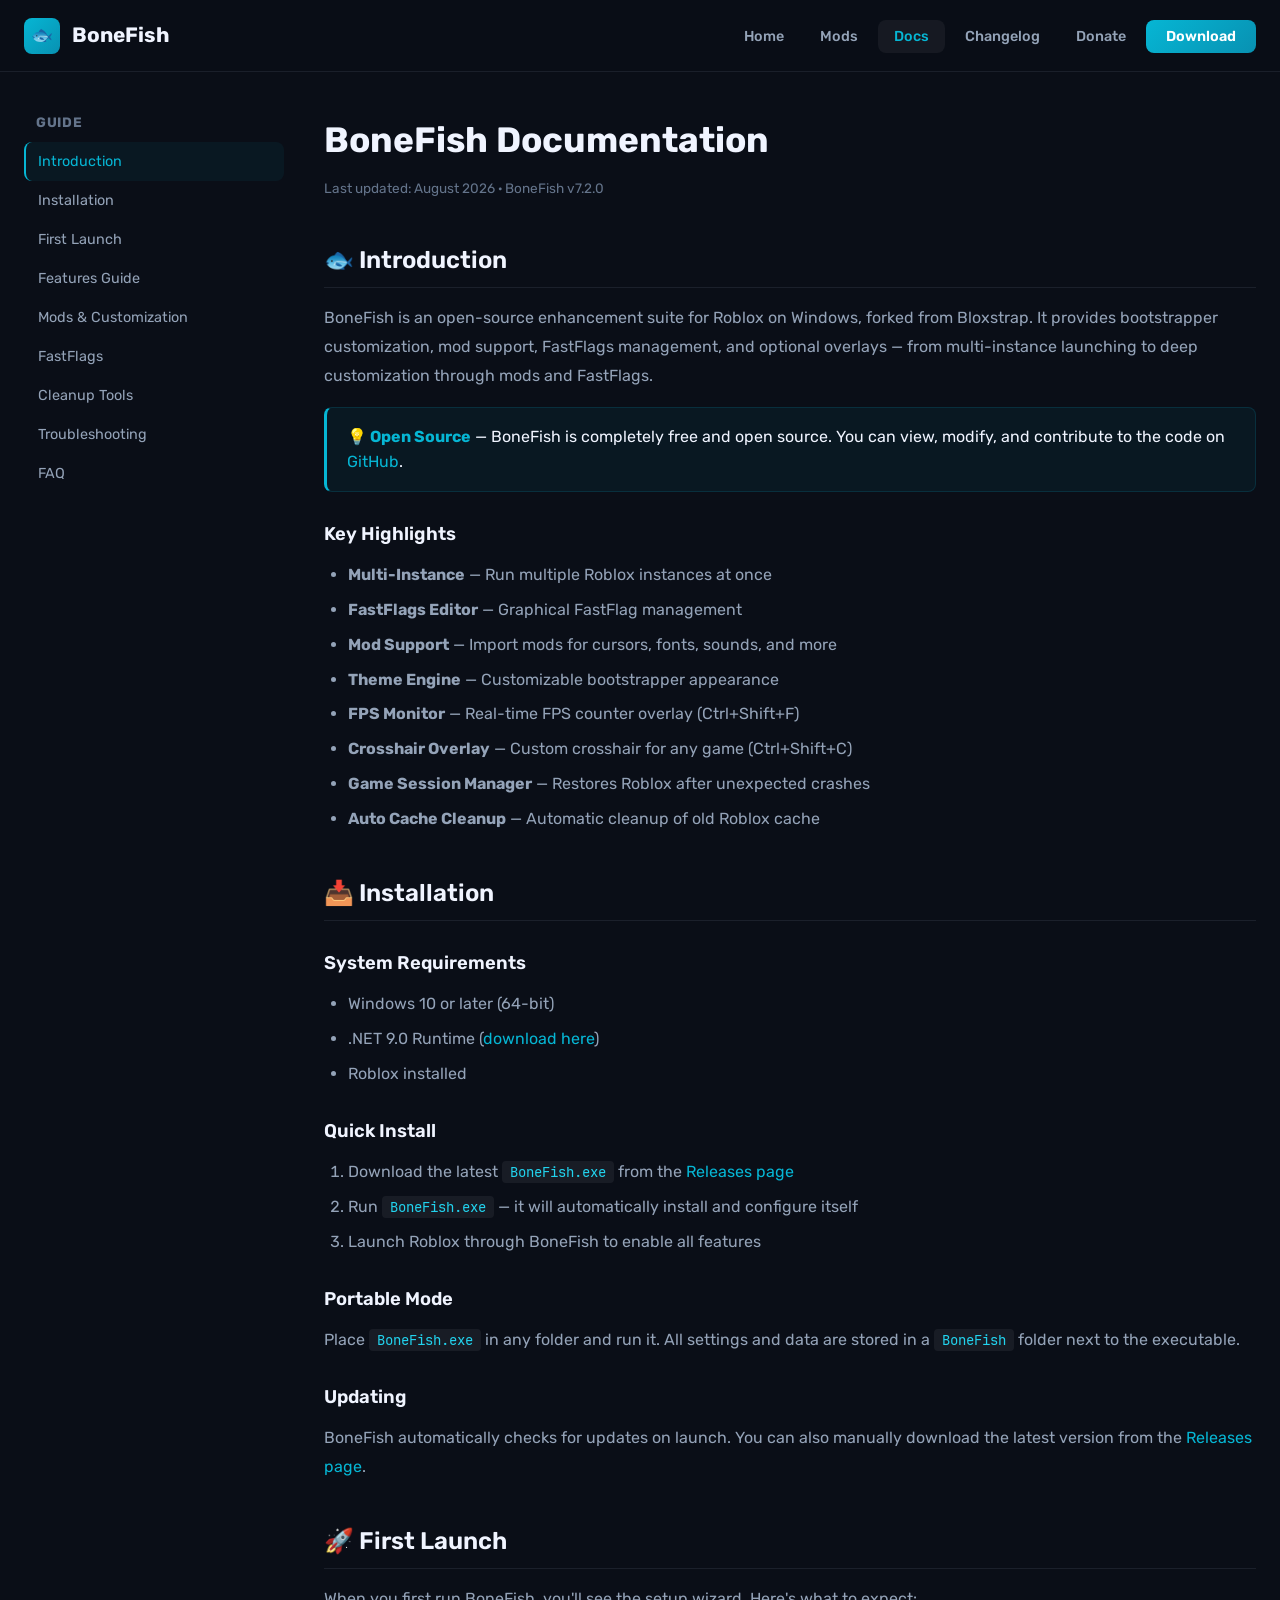
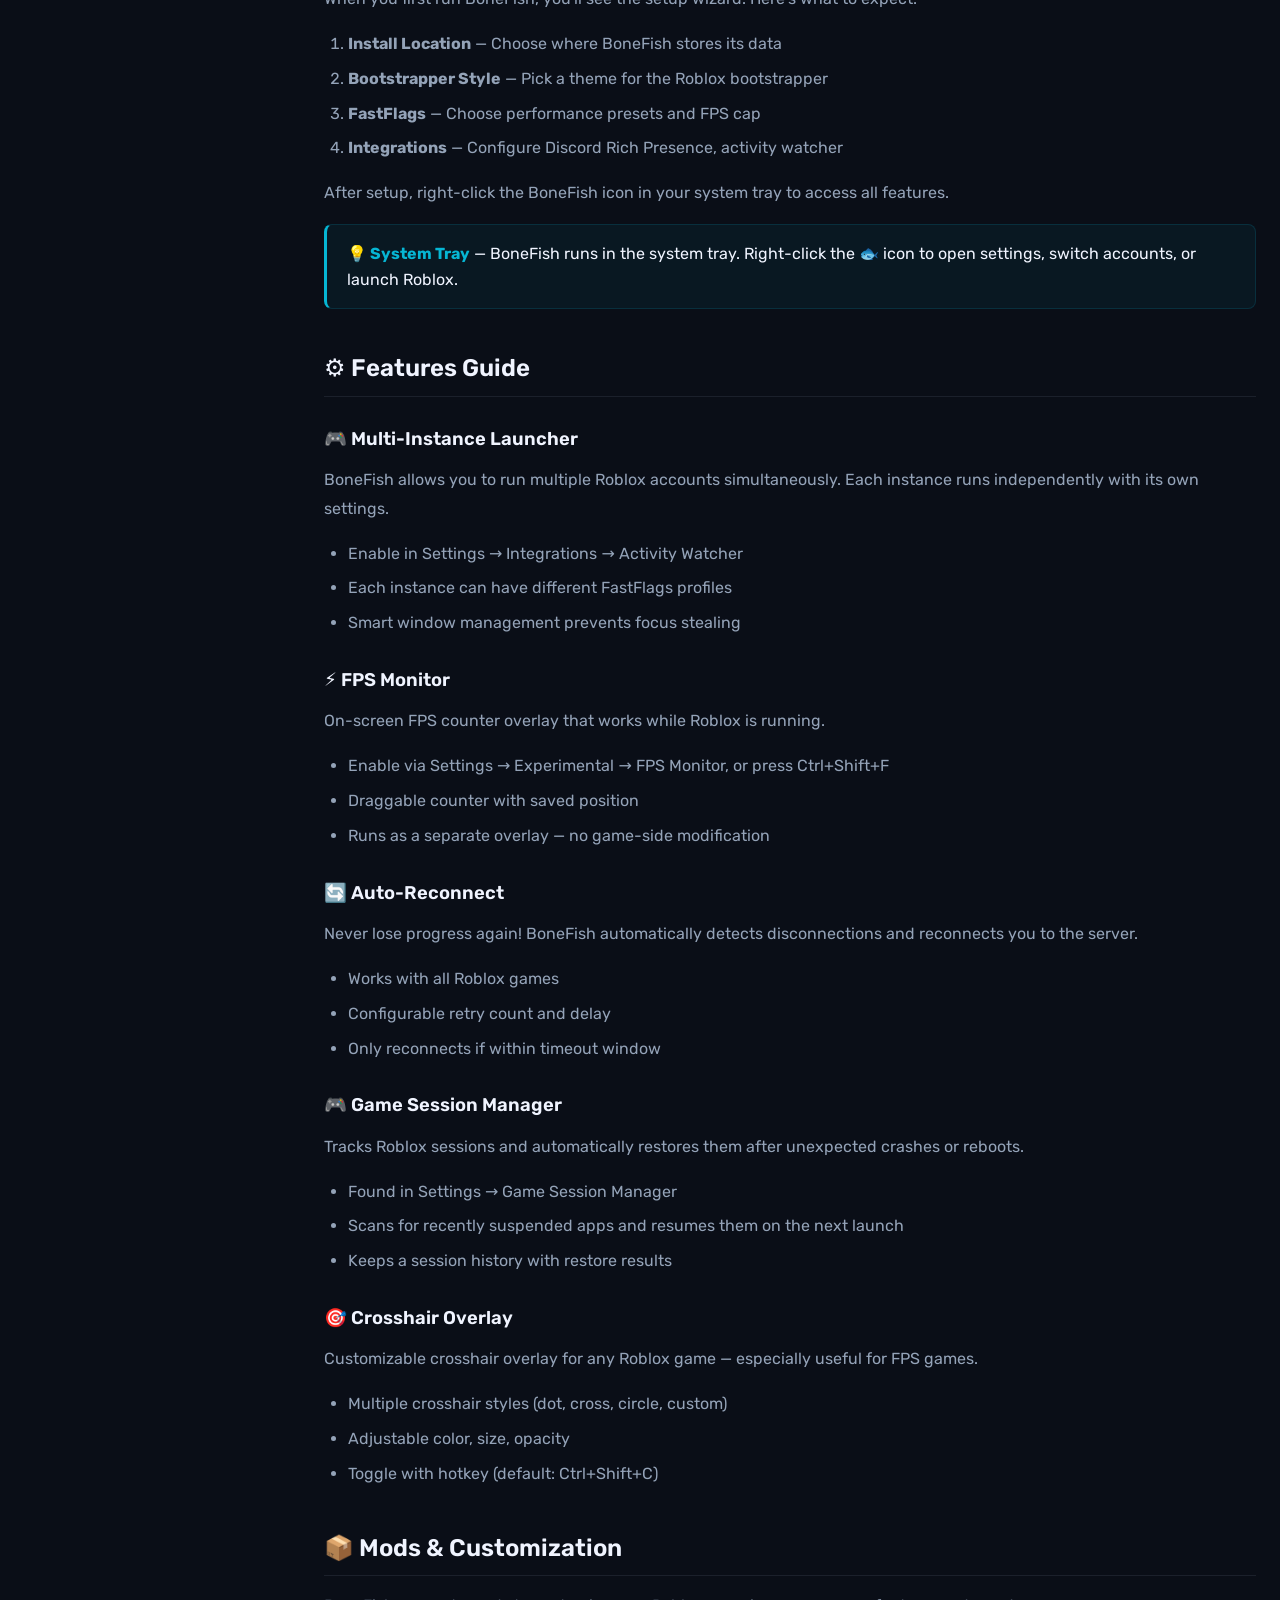
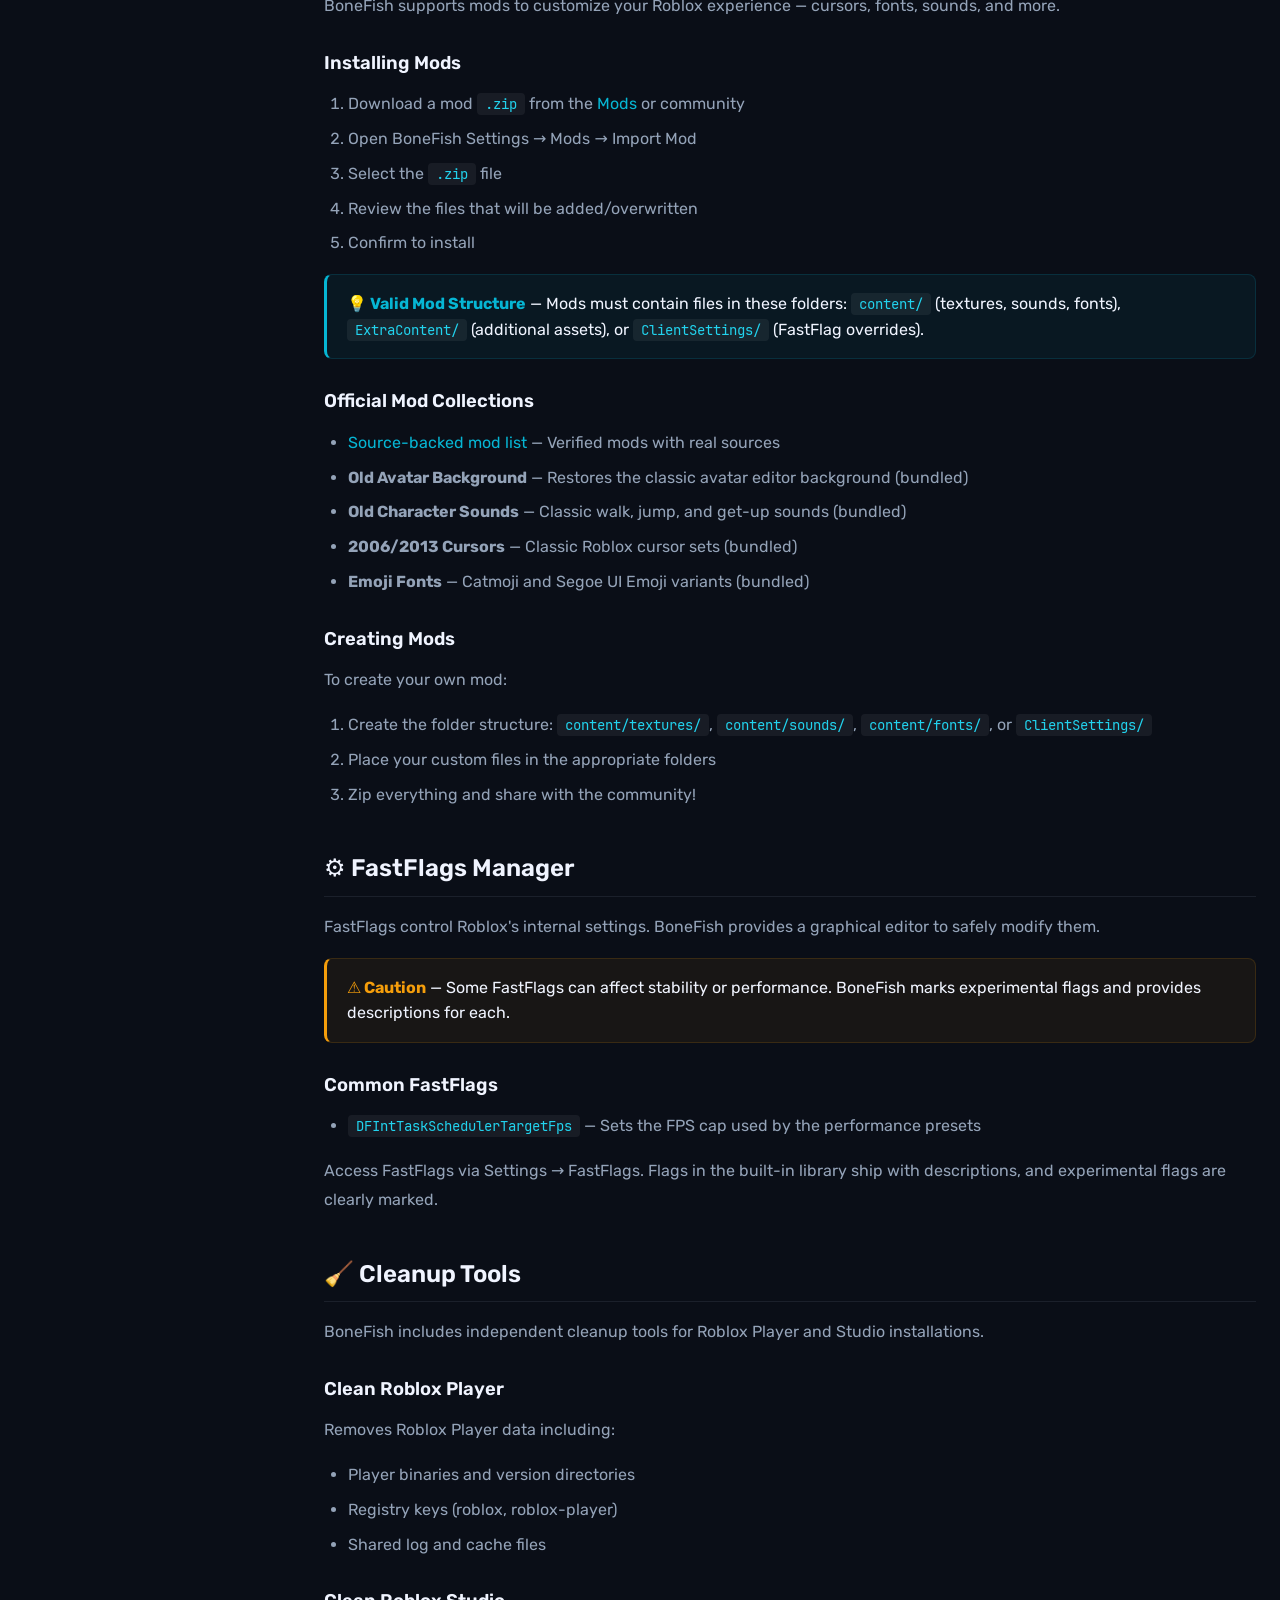
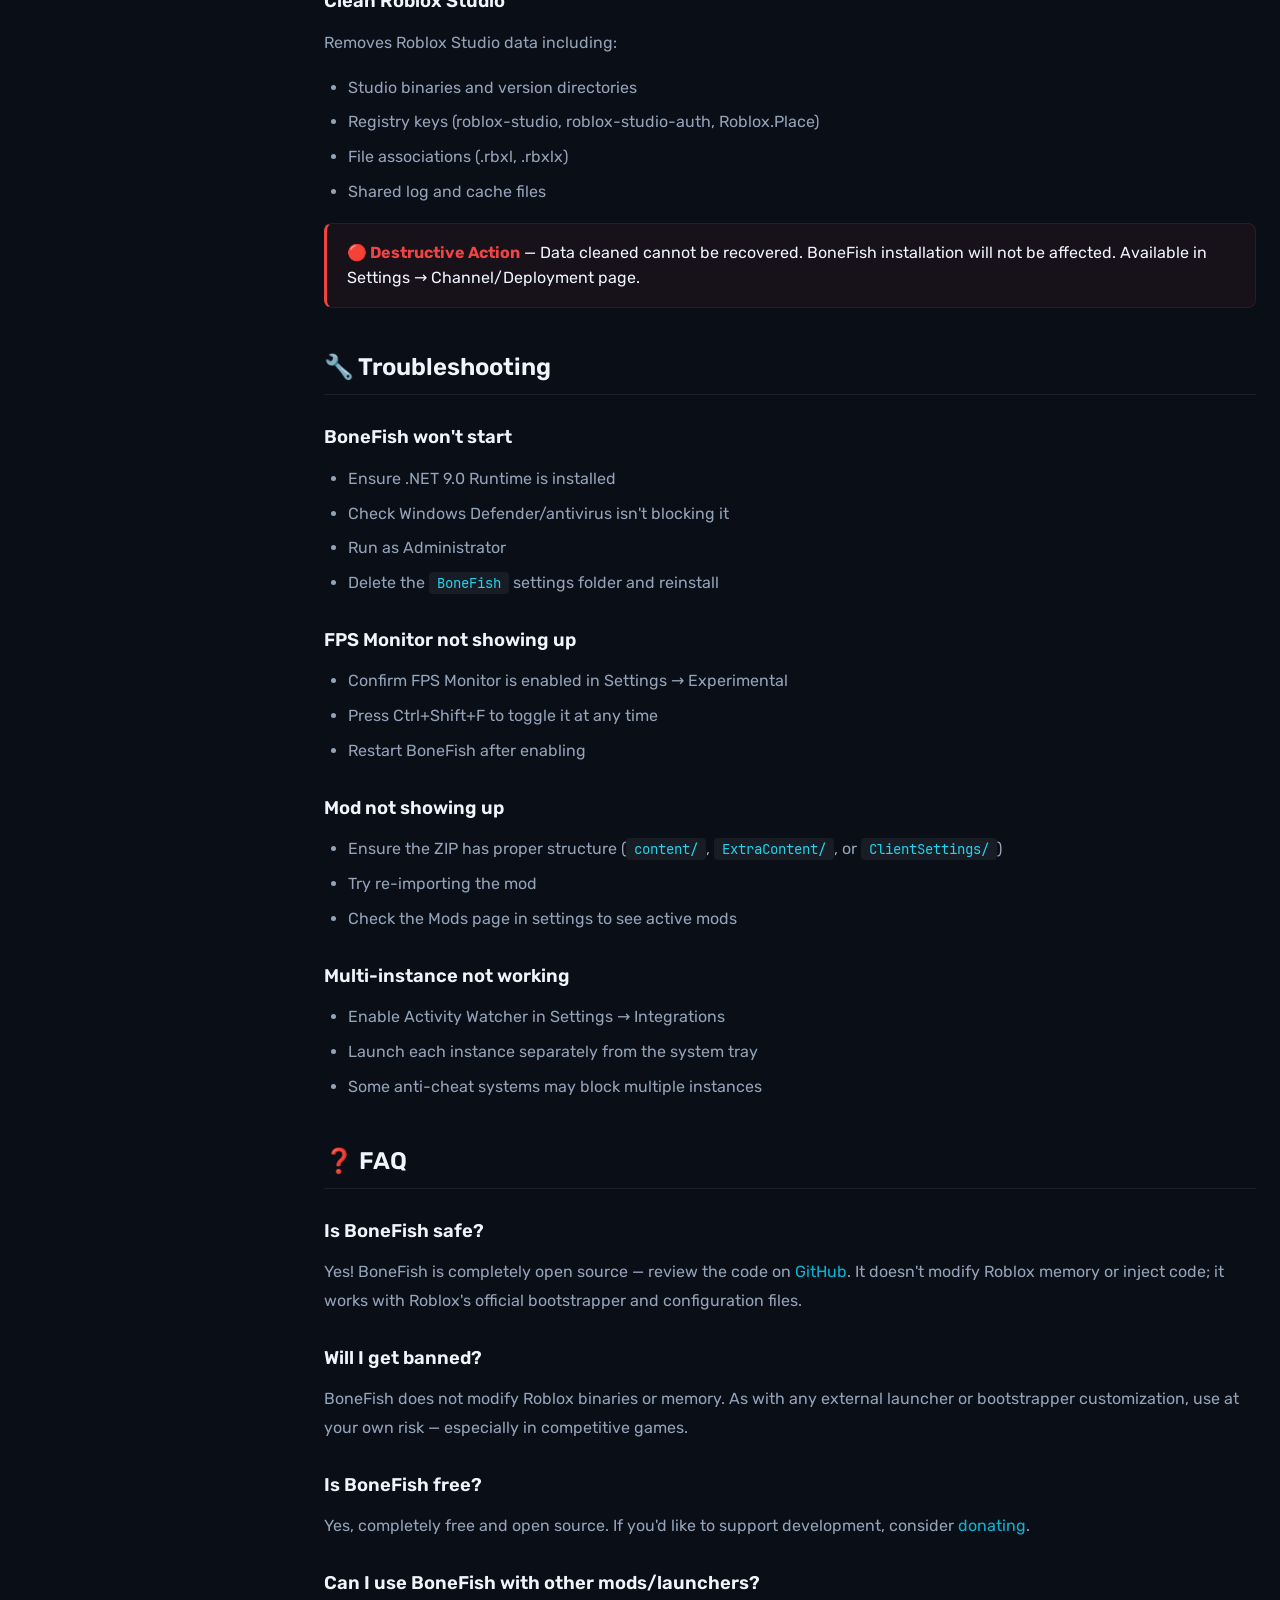
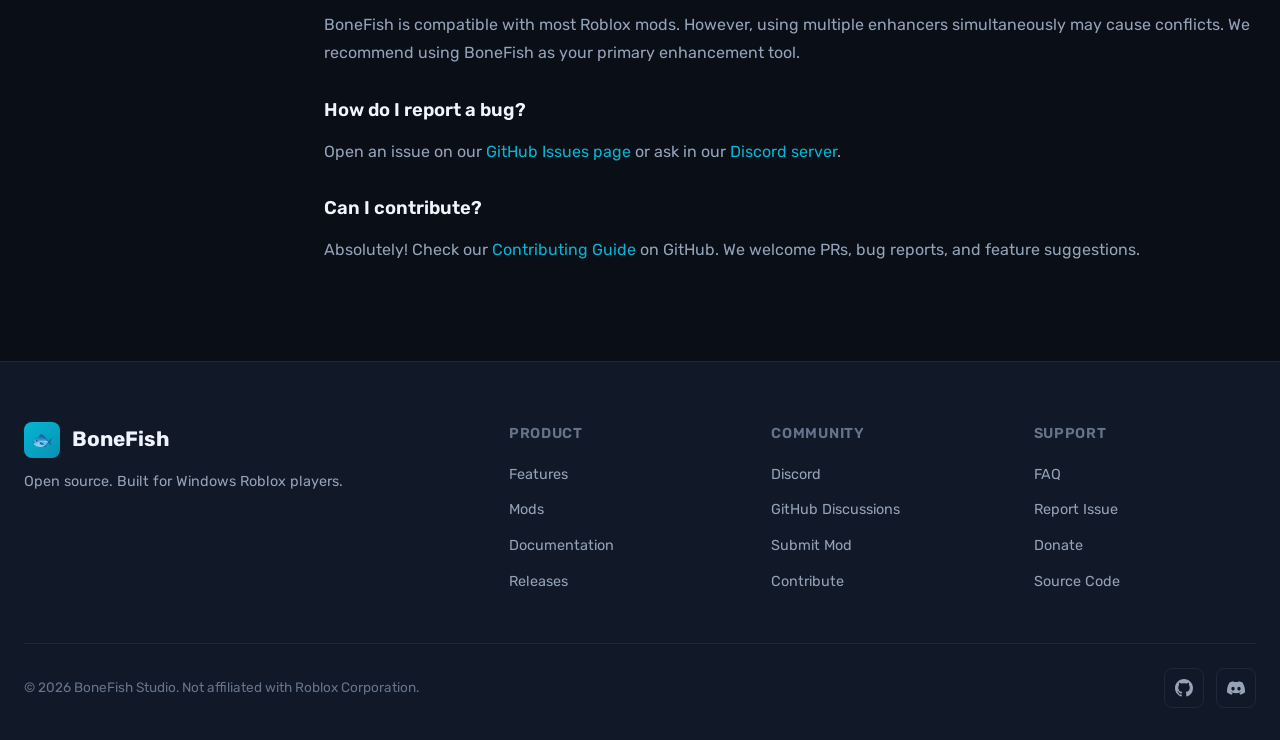
<file: docs.html>
<!DOCTYPE html>
<html lang="en">
<head>
  <meta charset="UTF-8">
  <meta name="viewport" content="width=device-width, initial-scale=1.0">
  <meta name="google-adsense-account" content="ca-pub-3161683709161579">
  <script async src="https://pagead2.googlesyndication.com/pagead/js/adsbygoogle.js?client=ca-pub-3161683709161579"
     crossorigin="anonymous"></script>
  
  <!-- Primary Meta Tags -->
  <title>Documentation & Guide — BoneFish Roblox Enhancement Suite</title>
  <meta name="description" content="Complete BoneFish documentation and guide. Learn how to install, configure, and get the most out of BoneFish — FPS optimizer, mods, FastFlags, multi-instance & more.">
  <meta name="keywords" content="BoneFish docs, BoneFish guide, cara install BoneFish, Bloxstrap guide, Roblox FastFlags guide, Roblox mod setup">
  <link rel="canonical" href="https://bonefishstudio.vercel.app/docs.html">
  
  <!-- Open Graph / Facebook -->
  <meta property="og:type" content="website">
  <meta property="og:url" content="https://bonefishstudio.vercel.app/docs.html">
  <meta property="og:title" content="Documentation & Guide — BoneFish Roblox Enhancement Suite">
  <meta property="og:description" content="BoneFish documentation: install, configure, mods, FastFlags, multi-instance, and troubleshooting.">
  <meta property="og:image" content="https://bonefishstudio.vercel.app/assets/og-image.png">
  
  <!-- Twitter -->
  <meta name="twitter:card" content="summary_large_image">
  <meta name="twitter:title" content="Documentation & Guide — BoneFish Roblox Enhancement Suite">
  <meta name="twitter:description" content="Complete BoneFish documentation and guide. Learn how to install, configure, and get the most out of BoneFish.">
  <meta name="twitter:image" content="https://bonefishstudio.vercel.app/assets/og-image.png">
  
  <!-- JSON-LD Structured Data -->
  <script type="application/ld+json">
  {
    "@context": "https://schema.org",
    "@type": "TechArticle",
    "name": "BoneFish Documentation & Guide",
    "description": "Documentation for BoneFish, the open-source Roblox bootstrapper for Windows.",
    "url": "https://bonefishstudio.vercel.app/docs.html",
    "isPartOf": {
      "@type": "SoftwareApplication",
      "name": "BoneFish"
    }
  }
  </script>
  
  <link rel="stylesheet" href="css/style.css">
  <link rel="icon" href="data:image/svg+xml,<svg xmlns='http://www.w3.org/2000/svg' viewBox='0 0 32 32'><text y='26' font-size='26'>🐟</text></svg>">
</head>
<body>
  <!-- Navigation -->
  <nav class="nav" id="nav">
    <div class="nav-inner">
      <a href="index.html" class="nav-logo">
        <div class="nav-logo-img">🐟</div>
        BoneFish
      </a>
      <ul class="nav-links">
        <li><a href="index.html">Home</a></li>
        <li><a href="mods.html">Mods</a></li>
        <li><a href="docs.html" class="active">Docs</a></li>
        <li><a href="changelog.html">Changelog</a></li>
        <li><a href="donate.html">Donate</a></li>
        <li><a href="https://github.com/BoneFishStudio/BoneFish/releases" class="nav-cta" target="_blank" rel="noopener">Download</a></li>
      </ul>
      <button class="nav-mobile-btn" id="mobileMenuBtn" aria-label="Menu">
        <svg width="24" height="24" viewBox="0 0 24 24" fill="none" stroke="currentColor" stroke-width="2">
          <path d="M3 12h18M3 6h18M3 18h18"/>
        </svg>
      </button>
    </div>
  </nav>

  <div class="mobile-nav" id="mobileNav">
    <a href="index.html">🏠 Home</a>
    <a href="mods.html">📦 Mods</a>
    <a href="docs.html" class="active">📖 Docs</a>
    <a href="changelog.html">📋 Changelog</a>
    <a href="donate.html">❤️ Donate</a>
    <a href="https://github.com/BoneFishStudio/BoneFish/releases" target="_blank" rel="noopener">⬇️ Download</a>
  </div>

  <!-- Docs Layout -->
  <div class="docs-layout">
    <!-- Sidebar -->
    <aside class="docs-sidebar">
      <h3>Guide</h3>
      <ul class="docs-nav">
        <li><a href="#introduction" class="active">Introduction</a></li>
        <li><a href="#installation">Installation</a></li>
        <li><a href="#first-launch">First Launch</a></li>
        <li><a href="#features-guide">Features Guide</a></li>
        <li><a href="#mods">Mods & Customization</a></li>
        <li><a href="#fastflags">FastFlags</a></li>
        <li><a href="#cleanup">Cleanup Tools</a></li>
        <li><a href="#troubleshooting">Troubleshooting</a></li>
        <li><a href="#faq">FAQ</a></li>
      </ul>
    </aside>

    <!-- Content -->
    <main class="docs-content">
      <h1>BoneFish Documentation</h1>
      <p class="last-updated">Last updated: August 2026 · BoneFish v7.2.0</p>

      <!-- Introduction -->
      <section id="introduction">
        <h2>🐟 Introduction</h2>
        <p>BoneFish is an open-source enhancement suite for Roblox on Windows, forked from Bloxstrap. It provides bootstrapper customization, mod support, FastFlags management, and optional overlays — from multi-instance launching to deep customization through mods and FastFlags.</p>
        
        <div class="docs-tip">
          <strong>💡 Open Source</strong> — BoneFish is completely free and open source. You can view, modify, and contribute to the code on <a href="https://github.com/BoneFishStudio/BoneFish" target="_blank" rel="noopener">GitHub</a>.
        </div>

        <h3>Key Highlights</h3>
        <ul>
          <li><strong>Multi-Instance</strong> — Run multiple Roblox instances at once</li>
          <li><strong>FastFlags Editor</strong> — Graphical FastFlag management</li>
          <li><strong>Mod Support</strong> — Import mods for cursors, fonts, sounds, and more</li>
          <li><strong>Theme Engine</strong> — Customizable bootstrapper appearance</li>
          <li><strong>FPS Monitor</strong> — Real-time FPS counter overlay (Ctrl+Shift+F)</li>
          <li><strong>Crosshair Overlay</strong> — Custom crosshair for any game (Ctrl+Shift+C)</li>
          <li><strong>Game Session Manager</strong> — Restores Roblox after unexpected crashes</li>
          <li><strong>Auto Cache Cleanup</strong> — Automatic cleanup of old Roblox cache</li>
        </ul>
      </section>

      <!-- Installation -->
      <section id="installation">
        <h2>📥 Installation</h2>
        
        <h3>System Requirements</h3>
        <ul>
          <li>Windows 10 or later (64-bit)</li>
          <li>.NET 9.0 Runtime (<a href="https://dotnet.microsoft.com/en-us/download/dotnet/9.0" target="_blank" rel="noopener">download here</a>)</li>
          <li>Roblox installed</li>
        </ul>

        <h3>Quick Install</h3>
        <ol>
          <li>Download the latest <code>BoneFish.exe</code> from the <a href="https://github.com/BoneFishStudio/BoneFish/releases" target="_blank" rel="noopener">Releases page</a></li>
          <li>Run <code>BoneFish.exe</code> — it will automatically install and configure itself</li>
          <li>Launch Roblox through BoneFish to enable all features</li>
        </ol>

        <h3>Portable Mode</h3>
        <p>Place <code>BoneFish.exe</code> in any folder and run it. All settings and data are stored in a <code>BoneFish</code> folder next to the executable.</p>

        <h3>Updating</h3>
        <p>BoneFish automatically checks for updates on launch. You can also manually download the latest version from the <a href="https://github.com/BoneFishStudio/BoneFish/releases" target="_blank" rel="noopener">Releases page</a>.</p>
      </section>

      <!-- First Launch -->
      <section id="first-launch">
        <h2>🚀 First Launch</h2>
        <p>When you first run BoneFish, you'll see the setup wizard. Here's what to expect:</p>
        <ol>
          <li><strong>Install Location</strong> — Choose where BoneFish stores its data</li>
          <li><strong>Bootstrapper Style</strong> — Pick a theme for the Roblox bootstrapper</li>
          <li><strong>FastFlags</strong> — Choose performance presets and FPS cap</li>
          <li><strong>Integrations</strong> — Configure Discord Rich Presence, activity watcher</li>
        </ol>
        <p>After setup, right-click the BoneFish icon in your system tray to access all features.</p>
        
        <div class="docs-tip">
          <strong>💡 System Tray</strong> — BoneFish runs in the system tray. Right-click the 🐟 icon to open settings, switch accounts, or launch Roblox.
        </div>
      </section>

      <!-- Features Guide -->
      <section id="features-guide">
        <h2>⚙️ Features Guide</h2>

        <h3>🎮 Multi-Instance Launcher</h3>
        <p>BoneFish allows you to run multiple Roblox accounts simultaneously. Each instance runs independently with its own settings.</p>
        <ul>
          <li>Enable in Settings → Integrations → Activity Watcher</li>
          <li>Each instance can have different FastFlags profiles</li>
          <li>Smart window management prevents focus stealing</li>
        </ul>

        <h3>⚡ FPS Monitor</h3>
        <p>On-screen FPS counter overlay that works while Roblox is running.</p>
        <ul>
          <li>Enable via Settings → Experimental → FPS Monitor, or press Ctrl+Shift+F</li>
          <li>Draggable counter with saved position</li>
          <li>Runs as a separate overlay — no game-side modification</li>
        </ul>

        <h3>🔄 Auto-Reconnect</h3>
        <p>Never lose progress again! BoneFish automatically detects disconnections and reconnects you to the server.</p>
        <ul>
          <li>Works with all Roblox games</li>
          <li>Configurable retry count and delay</li>
          <li>Only reconnects if within timeout window</li>
        </ul>

        <h3>🎮 Game Session Manager</h3>
        <p>Tracks Roblox sessions and automatically restores them after unexpected crashes or reboots.</p>
        <ul>
          <li>Found in Settings → Game Session Manager</li>
          <li>Scans for recently suspended apps and resumes them on the next launch</li>
          <li>Keeps a session history with restore results</li>
        </ul>

        <h3>🎯 Crosshair Overlay</h3>
        <p>Customizable crosshair overlay for any Roblox game — especially useful for FPS games.</p>
        <ul>
          <li>Multiple crosshair styles (dot, cross, circle, custom)</li>
          <li>Adjustable color, size, opacity</li>
          <li>Toggle with hotkey (default: Ctrl+Shift+C)</li>
        </ul>
      </section>

      <!-- Mods -->
      <section id="mods">
        <h2>📦 Mods & Customization</h2>
        <p>BoneFish supports mods to customize your Roblox experience — cursors, fonts, sounds, and more.</p>

        <h3>Installing Mods</h3>
        <ol>
          <li>Download a mod <code>.zip</code> from the <a href="mods.html">Mods</a> or community</li>
          <li>Open BoneFish Settings → Mods → Import Mod</li>
          <li>Select the <code>.zip</code> file</li>
          <li>Review the files that will be added/overwritten</li>
          <li>Confirm to install</li>
        </ol>

        <div class="docs-tip">
          <strong>💡 Valid Mod Structure</strong> — Mods must contain files in these folders: <code>content/</code> (textures, sounds, fonts), <code>ExtraContent/</code> (additional assets), or <code>ClientSettings/</code> (FastFlag overrides).
        </div>

        <h3>Official Mod Collections</h3>
        <ul>
          <li><a href="mods.html">Source-backed mod list</a> — Verified mods with real sources</li>
          <li><strong>Old Avatar Background</strong> — Restores the classic avatar editor background (bundled)</li>
          <li><strong>Old Character Sounds</strong> — Classic walk, jump, and get-up sounds (bundled)</li>
          <li><strong>2006/2013 Cursors</strong> — Classic Roblox cursor sets (bundled)</li>
          <li><strong>Emoji Fonts</strong> — Catmoji and Segoe UI Emoji variants (bundled)</li>
        </ul>

        <h3>Creating Mods</h3>
        <p>To create your own mod:</p>
        <ol>
          <li>Create the folder structure: <code>content/textures/</code>, <code>content/sounds/</code>, <code>content/fonts/</code>, or <code>ClientSettings/</code></li>
          <li>Place your custom files in the appropriate folders</li>
          <li>Zip everything and share with the community!</li>
        </ol>
      </section>

      <!-- FastFlags -->
      <section id="fastflags">
        <h2>⚙️ FastFlags Manager</h2>
        <p>FastFlags control Roblox's internal settings. BoneFish provides a graphical editor to safely modify them.</p>

        <div class="docs-warning">
          <strong>⚠️ Caution</strong> — Some FastFlags can affect stability or performance. BoneFish marks experimental flags and provides descriptions for each.
        </div>

        <h3>Common FastFlags</h3>
        <ul>
          <li><code>DFIntTaskSchedulerTargetFps</code> — Sets the FPS cap used by the performance presets</li>
        </ul>

        <p>Access FastFlags via Settings → FastFlags. Flags in the built-in library ship with descriptions, and experimental flags are clearly marked.</p>
      </section>

      <!-- Cleanup -->
      <section id="cleanup">
        <h2>🧹 Cleanup Tools</h2>
        <p>BoneFish includes independent cleanup tools for Roblox Player and Studio installations.</p>

        <h3>Clean Roblox Player</h3>
        <p>Removes Roblox Player data including:</p>
        <ul>
          <li>Player binaries and version directories</li>
          <li>Registry keys (roblox, roblox-player)</li>
          <li>Shared log and cache files</li>
        </ul>

        <h3>Clean Roblox Studio</h3>
        <p>Removes Roblox Studio data including:</p>
        <ul>
          <li>Studio binaries and version directories</li>
          <li>Registry keys (roblox-studio, roblox-studio-auth, Roblox.Place)</li>
          <li>File associations (.rbxl, .rbxlx)</li>
          <li>Shared log and cache files</li>
        </ul>

        <div class="docs-danger">
          <strong>🔴 Destructive Action</strong> — Data cleaned cannot be recovered. BoneFish installation will not be affected. Available in Settings → Channel/Deployment page.
        </div>
      </section>

      <!-- Troubleshooting -->
      <section id="troubleshooting">
        <h2>🔧 Troubleshooting</h2>

        <h3>BoneFish won't start</h3>
        <ul>
          <li>Ensure .NET 9.0 Runtime is installed</li>
          <li>Check Windows Defender/antivirus isn't blocking it</li>
          <li>Run as Administrator</li>
          <li>Delete the <code>BoneFish</code> settings folder and reinstall</li>
        </ul>

        <h3>FPS Monitor not showing up</h3>
        <ul>
          <li>Confirm FPS Monitor is enabled in Settings → Experimental</li>
          <li>Press Ctrl+Shift+F to toggle it at any time</li>
          <li>Restart BoneFish after enabling</li>
        </ul>

        <h3>Mod not showing up</h3>
        <ul>
          <li>Ensure the ZIP has proper structure (<code>content/</code>, <code>ExtraContent/</code>, or <code>ClientSettings/</code>)</li>
          <li>Try re-importing the mod</li>
          <li>Check the Mods page in settings to see active mods</li>
        </ul>

        <h3>Multi-instance not working</h3>
        <ul>
          <li>Enable Activity Watcher in Settings → Integrations</li>
          <li>Launch each instance separately from the system tray</li>
          <li>Some anti-cheat systems may block multiple instances</li>
        </ul>
      </section>

      <!-- FAQ -->
      <section id="faq">
        <h2>❓ FAQ</h2>

        <h3>Is BoneFish safe?</h3>
        <p>Yes! BoneFish is completely open source — review the code on <a href="https://github.com/BoneFishStudio/BoneFish" target="_blank" rel="noopener">GitHub</a>. It doesn't modify Roblox memory or inject code; it works with Roblox's official bootstrapper and configuration files.</p>

        <h3>Will I get banned?</h3>
        <p>BoneFish does not modify Roblox binaries or memory. As with any external launcher or bootstrapper customization, use at your own risk — especially in competitive games.</p>

        <h3>Is BoneFish free?</h3>
        <p>Yes, completely free and open source. If you'd like to support development, consider <a href="donate.html">donating</a>.</p>

        <h3>Can I use BoneFish with other mods/launchers?</h3>
        <p>BoneFish is compatible with most Roblox mods. However, using multiple enhancers simultaneously may cause conflicts. We recommend using BoneFish as your primary enhancement tool.</p>

        <h3>How do I report a bug?</h3>
        <p>Open an issue on our <a href="https://github.com/BoneFishStudio/BoneFish/issues" target="_blank" rel="noopener">GitHub Issues page</a> or ask in our <a href="https://discord.gg/SRs5zb9BJd" target="_blank" rel="noopener">Discord server</a>.</p>

        <h3>Can I contribute?</h3>
        <p>Absolutely! Check our <a href="https://github.com/BoneFishStudio/BoneFish/blob/main/CONTRIBUTING.md" target="_blank" rel="noopener">Contributing Guide</a> on GitHub. We welcome PRs, bug reports, and feature suggestions.</p>
      </section>
    </main>
  </div>

  <!-- Footer -->
  <footer class="footer">
    <div class="footer-inner">
      <div class="footer-grid">
        <div class="footer-brand">
          <a href="index.html" class="nav-logo">
            <div class="nav-logo-img">🐟</div>
            BoneFish
          </a>
          <p>Open source. Built for Windows Roblox players.</p>
        </div>
        <div class="footer-col">
          <h4>Product</h4>
          <ul>
            <li><a href="index.html#features">Features</a></li>
            <li><a href="mods.html">Mods</a></li>
            <li><a href="docs.html">Documentation</a></li>
            <li><a href="https://github.com/BoneFishStudio/BoneFish/releases">Releases</a></li>
          </ul>
        </div>
        <div class="footer-col">
          <h4>Community</h4>
          <ul>
            <li><a href="https://discord.gg/SRs5zb9BJd" target="_blank" rel="noopener">Discord</a></li>
            <li><a href="https://github.com/BoneFishStudio/BoneFish/discussions" target="_blank" rel="noopener">GitHub Discussions</a></li>
            <li><a href="mods.html">Submit Mod</a></li>
            <li><a href="https://github.com/BoneFishStudio/BoneFish/blob/main/CONTRIBUTING.md" target="_blank" rel="noopener">Contribute</a></li>
          </ul>
        </div>
        <div class="footer-col">
          <h4>Support</h4>
          <ul>
            <li><a href="docs.html">FAQ</a></li>
            <li><a href="https://github.com/BoneFishStudio/BoneFish/issues" target="_blank" rel="noopener">Report Issue</a></li>
            <li><a href="donate.html">Donate</a></li>
            <li><a href="https://github.com/BoneFishStudio/BoneFish" target="_blank" rel="noopener">Source Code</a></li>
          </ul>
        </div>
      </div>
      <div class="footer-bottom">
        <span>&copy; 2026 BoneFish Studio. Not affiliated with Roblox Corporation.</span>
        <div class="footer-socials">
          <a href="https://github.com/BoneFishStudio" target="_blank" rel="noopener" title="GitHub"><svg width="18" height="18" viewBox="0 0 24 24" fill="currentColor"><path d="M12 0C5.37 0 0 5.37 0 12c0 5.31 3.435 9.795 8.205 11.385.6.105.825-.255.825-.57 0-.285-.015-1.23-.015-2.235-3.015.555-3.795-.735-4.035-1.41-.135-.345-.72-1.41-1.23-1.695-.42-.225-1.02-.78-.015-.795.945-.015 1.62.87 1.845 1.23 1.08 1.815 2.805 1.305 3.495.99.105-.78.42-1.305.765-1.605-2.67-.3-5.46-1.335-5.46-5.925 0-1.305.465-2.385 1.23-3.225-.12-.3-.54-1.53.12-3.18 0 0 1.005-.315 3.3 1.23.96-.27 1.98-.405 3-.405s2.04.135 3 .405c2.295-1.56 3.3-1.23 3.3-1.23.66 1.65.24 2.88.12 3.18.765.84 1.23 1.905 1.23 3.225 0 4.605-2.805 5.625-5.475 5.925.435.375.81 1.095.81 2.22 0 1.605-.015 2.895-.015 3.3 0 .315.225.69.825.57A12.02 12.02 0 0024 12c0-6.63-5.37-12-12-12z"/></svg></a>
          <a href="https://discord.gg/SRs5zb9BJd" target="_blank" rel="noopener" title="Discord"><svg width="18" height="18" viewBox="0 0 24 24" fill="currentColor"><path d="M20.317 4.37a19.791 19.791 0 00-4.885-1.515.074.074 0 00-.079.037c-.21.375-.444.864-.608 1.25a18.27 18.27 0 00-5.487 0 12.64 12.64 0 00-.617-1.25.077.077 0 00-.079-.037A19.736 19.736 0 003.677 4.37a.07.07 0 00-.032.027C.533 9.046-.32 13.58.099 18.057a.082.082 0 00.031.057 19.9 19.9 0 005.993 3.03.078.078 0 00.084-.028 14.09 14.09 0 001.226-1.994.076.076 0 00-.041-.106 13.107 13.107 0 01-1.872-.892.077.077 0 01-.008-.128 10.2 10.2 0 00.372-.292.074.074 0 01.077-.01c3.928 1.793 8.18 1.793 12.062 0a.074.074 0 01.078.01c.12.098.246.198.373.292a.077.077 0 01-.006.127 12.299 12.299 0 01-1.873.892.077.077 0 00-.041.107c.36.698.772 1.362 1.225 1.993a.076.076 0 00.084.028 19.839 19.839 0 006.002-3.03.077.077 0 00.032-.054c.5-5.177-.838-9.674-3.549-13.66a.061.061 0 00-.031-.03zM8.02 15.33c-1.183 0-2.157-1.085-2.157-2.419 0-1.333.956-2.419 2.157-2.419 1.21 0 2.176 1.096 2.157 2.42 0 1.333-.956 2.418-2.157 2.418zm7.975 0c-1.183 0-2.157-1.085-2.157-2.419 0-1.333.955-2.419 2.157-2.419 1.21 0 2.176 1.096 2.157 2.42 0 1.333-.946 2.418-2.157 2.418z"/></svg></a>
        </div>
      </div>
    </div>
  </footer>

  <script src="js/main.js"></script>
</body>
</html>
</file>
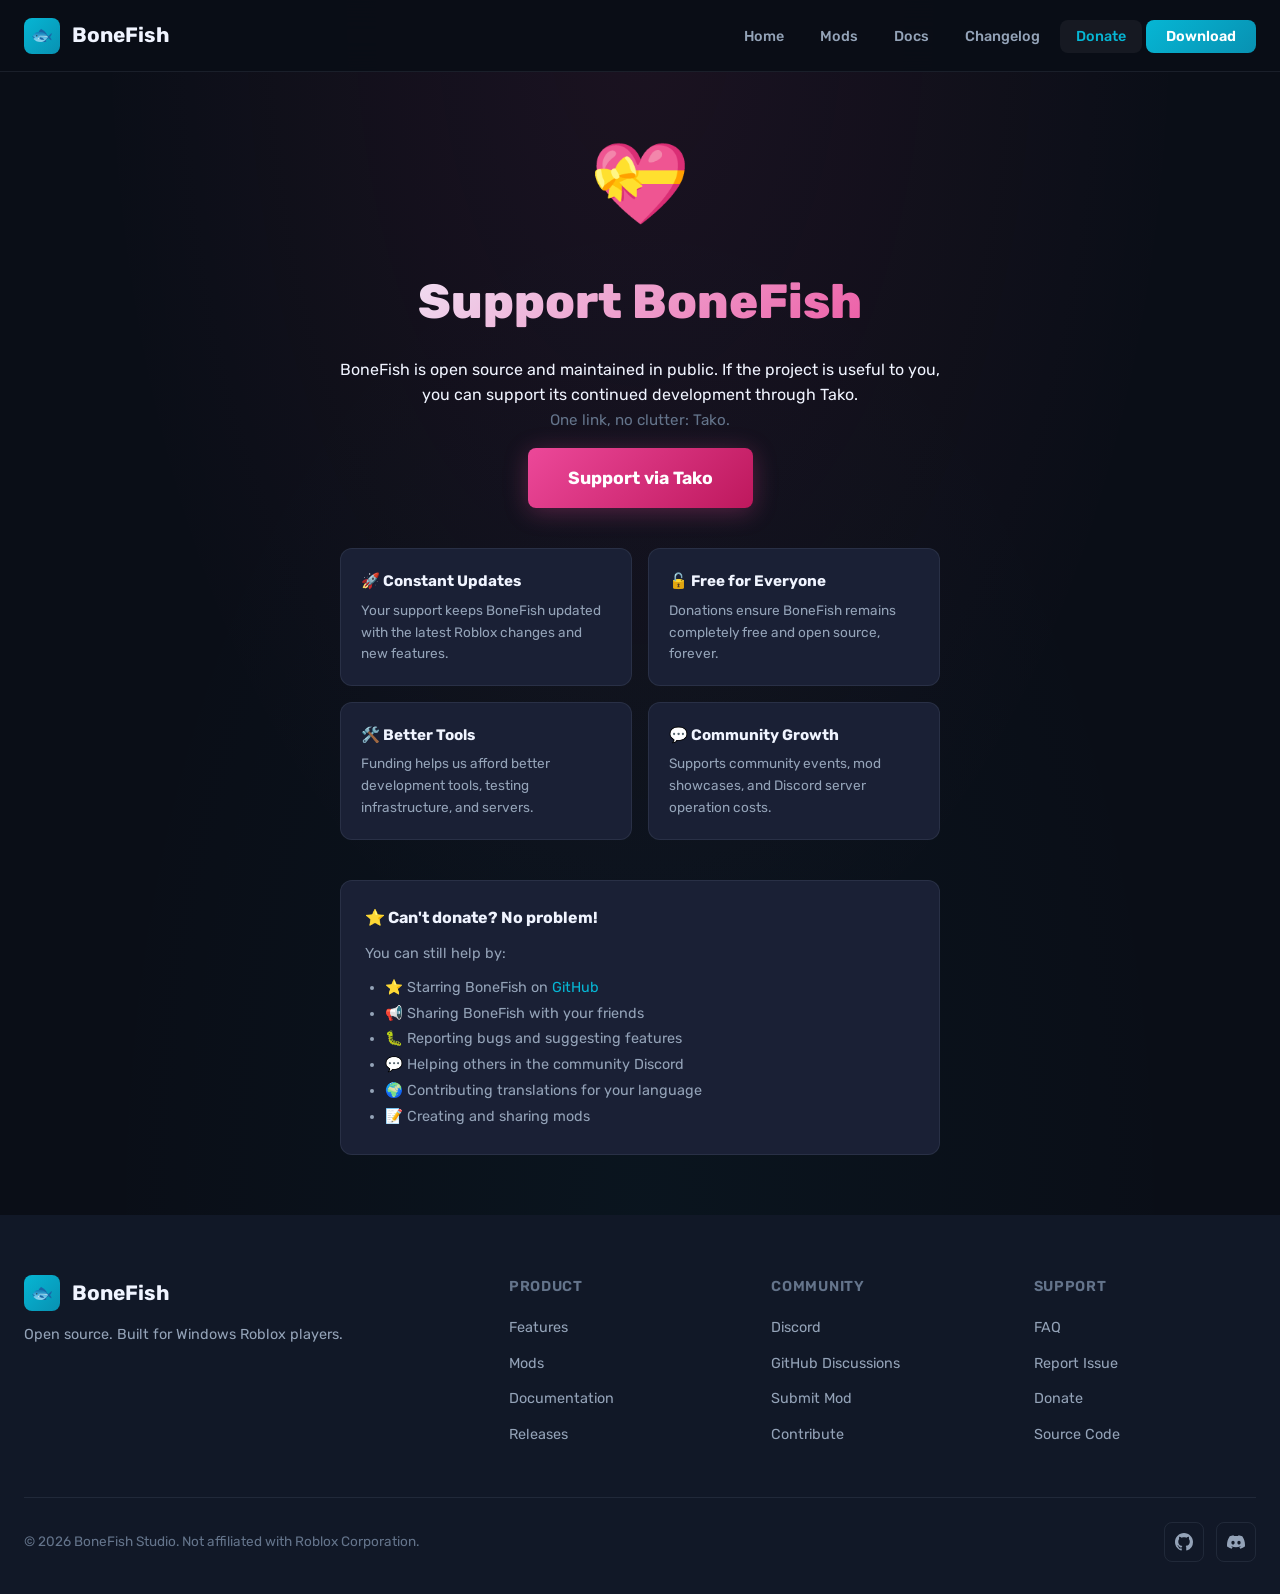
<file: donate.html>
<!DOCTYPE html>
<html lang="en">
<head>
  <meta charset="UTF-8">
  <meta name="viewport" content="width=device-width, initial-scale=1.0">
  <meta name="google-adsense-account" content="ca-pub-3161683709161579">
  <script async src="https://pagead2.googlesyndication.com/pagead/js/adsbygoogle.js?client=ca-pub-3161683709161579"
     crossorigin="anonymous"></script>
  
  <!-- Primary Meta Tags -->
  <title>Donate — Support BoneFish Development | Open Source Roblox Enhancer</title>
  <meta name="description" content="Support BoneFish development through Tako. BoneFish is open source and built for Windows Roblox players.">
  <meta name="keywords" content="BoneFish donate, donasi BoneFish, dukung BoneFish, Tako">
  <link rel="canonical" href="https://bonefishstudio.vercel.app/donate.html">
  
  <!-- Open Graph / Facebook -->
  <meta property="og:type" content="website">
  <meta property="og:url" content="https://bonefishstudio.vercel.app/donate.html">
  <meta property="og:title" content="Donate — Support BoneFish Development | Open Source Roblox Enhancer">
  <meta property="og:description" content="Support BoneFish development through Tako. BoneFish is open source and built for Windows Roblox players.">
  <meta property="og:image" content="https://bonefishstudio.vercel.app/assets/og-image.png">
  
  <!-- Twitter -->
  <meta name="twitter:card" content="summary_large_image">
  <meta name="twitter:title" content="Donate — Support BoneFish Development | Open Source Roblox Enhancer">
  <meta name="twitter:description" content="Support BoneFish development through Tako. BoneFish is open source and built for Windows Roblox players.">
  <meta name="twitter:image" content="https://bonefishstudio.vercel.app/assets/og-image.png">
  
  <!-- JSON-LD Structured Data -->
  <script type="application/ld+json">
  {
    "@context": "https://schema.org",
    "@type": "WebPage",
    "name": "Donate — Support BoneFish Development",
    "description": "Support BoneFish development with donations.",
    "url": "https://bonefishstudio.vercel.app/donate.html",
    "isPartOf": {
      "@type": "SoftwareApplication",
      "name": "BoneFish"
    }
  }
  </script>
  
  <link rel="stylesheet" href="css/style.css">
  <link rel="icon" href="data:image/svg+xml,<svg xmlns='http://www.w3.org/2000/svg' viewBox='0 0 32 32'><text y='26' font-size='26'>🐟</text></svg>">
</head>
<body>
  <!-- Navigation -->
  <nav class="nav" id="nav">
    <div class="nav-inner">
      <a href="index.html" class="nav-logo">
        <div class="nav-logo-img">🐟</div>
        BoneFish
      </a>
      <ul class="nav-links">
        <li><a href="index.html">Home</a></li>
        <li><a href="mods.html">Mods</a></li>
        <li><a href="docs.html">Docs</a></li>
        <li><a href="changelog.html">Changelog</a></li>
        <li><a href="donate.html" class="active">Donate</a></li>
        <li><a href="https://github.com/BoneFishStudio/BoneFish/releases" class="nav-cta" target="_blank" rel="noopener">Download</a></li>
      </ul>
      <button class="nav-mobile-btn" id="mobileMenuBtn" aria-label="Menu">
        <svg width="24" height="24" viewBox="0 0 24 24" fill="none" stroke="currentColor" stroke-width="2">
          <path d="M3 12h18M3 6h18M3 18h18"/>
        </svg>
      </button>
    </div>
  </nav>

  <div class="mobile-nav" id="mobileNav">
    <a href="index.html">🏠 Home</a>
    <a href="mods.html">📦 Mods</a>
    <a href="docs.html">📖 Docs</a>
    <a href="changelog.html">📋 Changelog</a>
    <a href="donate.html" class="active">❤️ Donate</a>
    <a href="https://github.com/BoneFishStudio/BoneFish/releases" target="_blank" rel="noopener">⬇️ Download</a>
  </div>

  <!-- Donate Page -->
  <section class="donate-page">
    <div class="donate-page-bg"></div>
    <div class="donate-page-content">
      <div class="donate-icon">💝</div>
      <h1>Support BoneFish</h1>
      <p>
        BoneFish is open source and maintained in public. If the project is useful to you,
        you can support its continued development through Tako.
      </p>
      <p style="font-size:0.95rem;color:var(--text-muted);margin-bottom:8px;">
        One link, no clutter: Tako.
      </p>

      <!-- Primary Donate Button -->
       <a href="https://tako.id/SiMahiro/gift" class="donate-btn" target="_blank" rel="noopener" style="margin-top:8px;">
         Support via Tako
      </a>

      <!-- Why Donate -->
      <div class="donate-reasons" style="margin-top:40px;">
        <div class="donate-reason">
          <h4>🚀 Constant Updates</h4>
          <p>Your support keeps BoneFish updated with the latest Roblox changes and new features.</p>
        </div>
        <div class="donate-reason">
          <h4>🔓 Free for Everyone</h4>
          <p>Donations ensure BoneFish remains completely free and open source, forever.</p>
        </div>
        <div class="donate-reason">
          <h4>🛠️ Better Tools</h4>
          <p>Funding helps us afford better development tools, testing infrastructure, and servers.</p>
        </div>
        <div class="donate-reason">
          <h4>💬 Community Growth</h4>
          <p>Supports community events, mod showcases, and Discord server operation costs.</p>
        </div>
      </div>

      <!-- Non-Monetary Support -->
      <div style="margin-top:40px;padding:24px;background:var(--bg-card);border:1px solid var(--border);border-radius:var(--radius);text-align:left;">
        <h4 style="margin-bottom:12px;">⭐ Can't donate? No problem!</h4>
        <p style="color:var(--text-secondary);font-size:0.9rem;line-height:1.7;">
          You can still help by:
        </p>
        <ul style="color:var(--text-secondary);font-size:0.9rem;padding-left:20px;margin-top:8px;line-height:1.8;">
          <li>⭐ Starring BoneFish on <a href="https://github.com/BoneFishStudio/BoneFish" target="_blank" rel="noopener">GitHub</a></li>
          <li>📢 Sharing BoneFish with your friends</li>
          <li>🐛 Reporting bugs and suggesting features</li>
          <li>💬 Helping others in the community Discord</li>
          <li>🌍 Contributing translations for your language</li>
          <li>📝 Creating and sharing mods</li>
        </ul>
      </div>
    </div>
  </section>

  <!-- Footer -->
  <footer class="footer" style="border-top:none;">
    <div class="footer-inner">
      <div class="footer-grid">
        <div class="footer-brand">
          <a href="index.html" class="nav-logo">
            <div class="nav-logo-img">🐟</div>
            BoneFish
          </a>
          <p>Open source. Built for Windows Roblox players.</p>
        </div>
        <div class="footer-col">
          <h4>Product</h4>
          <ul>
            <li><a href="index.html#features">Features</a></li>
            <li><a href="mods.html">Mods</a></li>
            <li><a href="docs.html">Documentation</a></li>
            <li><a href="https://github.com/BoneFishStudio/BoneFish/releases">Releases</a></li>
          </ul>
        </div>
        <div class="footer-col">
          <h4>Community</h4>
          <ul>
            <li><a href="https://discord.gg/SRs5zb9BJd" target="_blank" rel="noopener">Discord</a></li>
            <li><a href="https://github.com/BoneFishStudio/BoneFish/discussions" target="_blank" rel="noopener">GitHub Discussions</a></li>
            <li><a href="mods.html">Submit Mod</a></li>
            <li><a href="https://github.com/BoneFishStudio/BoneFish/blob/main/CONTRIBUTING.md" target="_blank" rel="noopener">Contribute</a></li>
          </ul>
        </div>
        <div class="footer-col">
          <h4>Support</h4>
          <ul>
            <li><a href="docs.html">FAQ</a></li>
            <li><a href="https://github.com/BoneFishStudio/BoneFish/issues" target="_blank" rel="noopener">Report Issue</a></li>
            <li><a href="donate.html">Donate</a></li>
            <li><a href="https://github.com/BoneFishStudio/BoneFish" target="_blank" rel="noopener">Source Code</a></li>
          </ul>
        </div>
      </div>
      <div class="footer-bottom">
        <span>&copy; 2026 BoneFish Studio. Not affiliated with Roblox Corporation.</span>
        <div class="footer-socials">
          <a href="https://github.com/BoneFishStudio" target="_blank" rel="noopener" title="GitHub"><svg width="18" height="18" viewBox="0 0 24 24" fill="currentColor"><path d="M12 0C5.37 0 0 5.37 0 12c0 5.31 3.435 9.795 8.205 11.385.6.105.825-.255.825-.57 0-.285-.015-1.23-.015-2.235-3.015.555-3.795-.735-4.035-1.41-.135-.345-.72-1.41-1.23-1.695-.42-.225-1.02-.78-.015-.795.945-.015 1.62.87 1.845 1.23 1.08 1.815 2.805 1.305 3.495.99.105-.78.42-1.305.765-1.605-2.67-.3-5.46-1.335-5.46-5.925 0-1.305.465-2.385 1.23-3.225-.12-.3-.54-1.53.12-3.18 0 0 1.005-.315 3.3 1.23.96-.27 1.98-.405 3-.405s2.04.135 3 .405c2.295-1.56 3.3-1.23 3.3-1.23.66 1.65.24 2.88.12 3.18.765.84 1.23 1.905 1.23 3.225 0 4.605-2.805 5.625-5.475 5.925.435.375.81 1.095.81 2.22 0 1.605-.015 2.895-.015 3.3 0 .315.225.69.825.57A12.02 12.02 0 0024 12c0-6.63-5.37-12-12-12z"/></svg></a>
          <a href="https://discord.gg/SRs5zb9BJd" target="_blank" rel="noopener" title="Discord"><svg width="18" height="18" viewBox="0 0 24 24" fill="currentColor"><path d="M20.317 4.37a19.791 19.791 0 00-4.885-1.515.074.074 0 00-.079.037c-.21.375-.444.864-.608 1.25a18.27 18.27 0 00-5.487 0 12.64 12.64 0 00-.617-1.25.077.077 0 00-.079-.037A19.736 19.736 0 003.677 4.37a.07.07 0 00-.032.027C.533 9.046-.32 13.58.099 18.057a.082.082 0 00.031.057 19.9 19.9 0 005.993 3.03.078.078 0 00.084-.028 14.09 14.09 0 001.226-1.994.076.076 0 00-.041-.106 13.107 13.107 0 01-1.872-.892.077.077 0 01-.008-.128 10.2 10.2 0 00.372-.292.074.074 0 01.077-.01c3.928 1.793 8.18 1.793 12.062 0a.074.074 0 01.078.01c.12.098.246.198.373.292a.077.077 0 01-.006.127 12.299 12.299 0 01-1.873.892.077.077 0 00-.041.107c.36.698.772 1.362 1.225 1.993a.076.076 0 00.084.028 19.839 19.839 0 006.002-3.03.077.077 0 00.032-.054c.5-5.177-.838-9.674-3.549-13.66a.061.061 0 00-.031-.03zM8.02 15.33c-1.183 0-2.157-1.085-2.157-2.419 0-1.333.956-2.419 2.157-2.419 1.21 0 2.176 1.096 2.157 2.42 0 1.333-.956 2.418-2.157 2.418zm7.975 0c-1.183 0-2.157-1.085-2.157-2.419 0-1.333.955-2.419 2.157-2.419 1.21 0 2.176 1.096 2.157 2.42 0 1.333-.946 2.418-2.157 2.418z"/></svg></a>
        </div>
      </div>
    </div>
  </footer>

  <script src="js/main.js"></script>
</body>
</html>
</file>
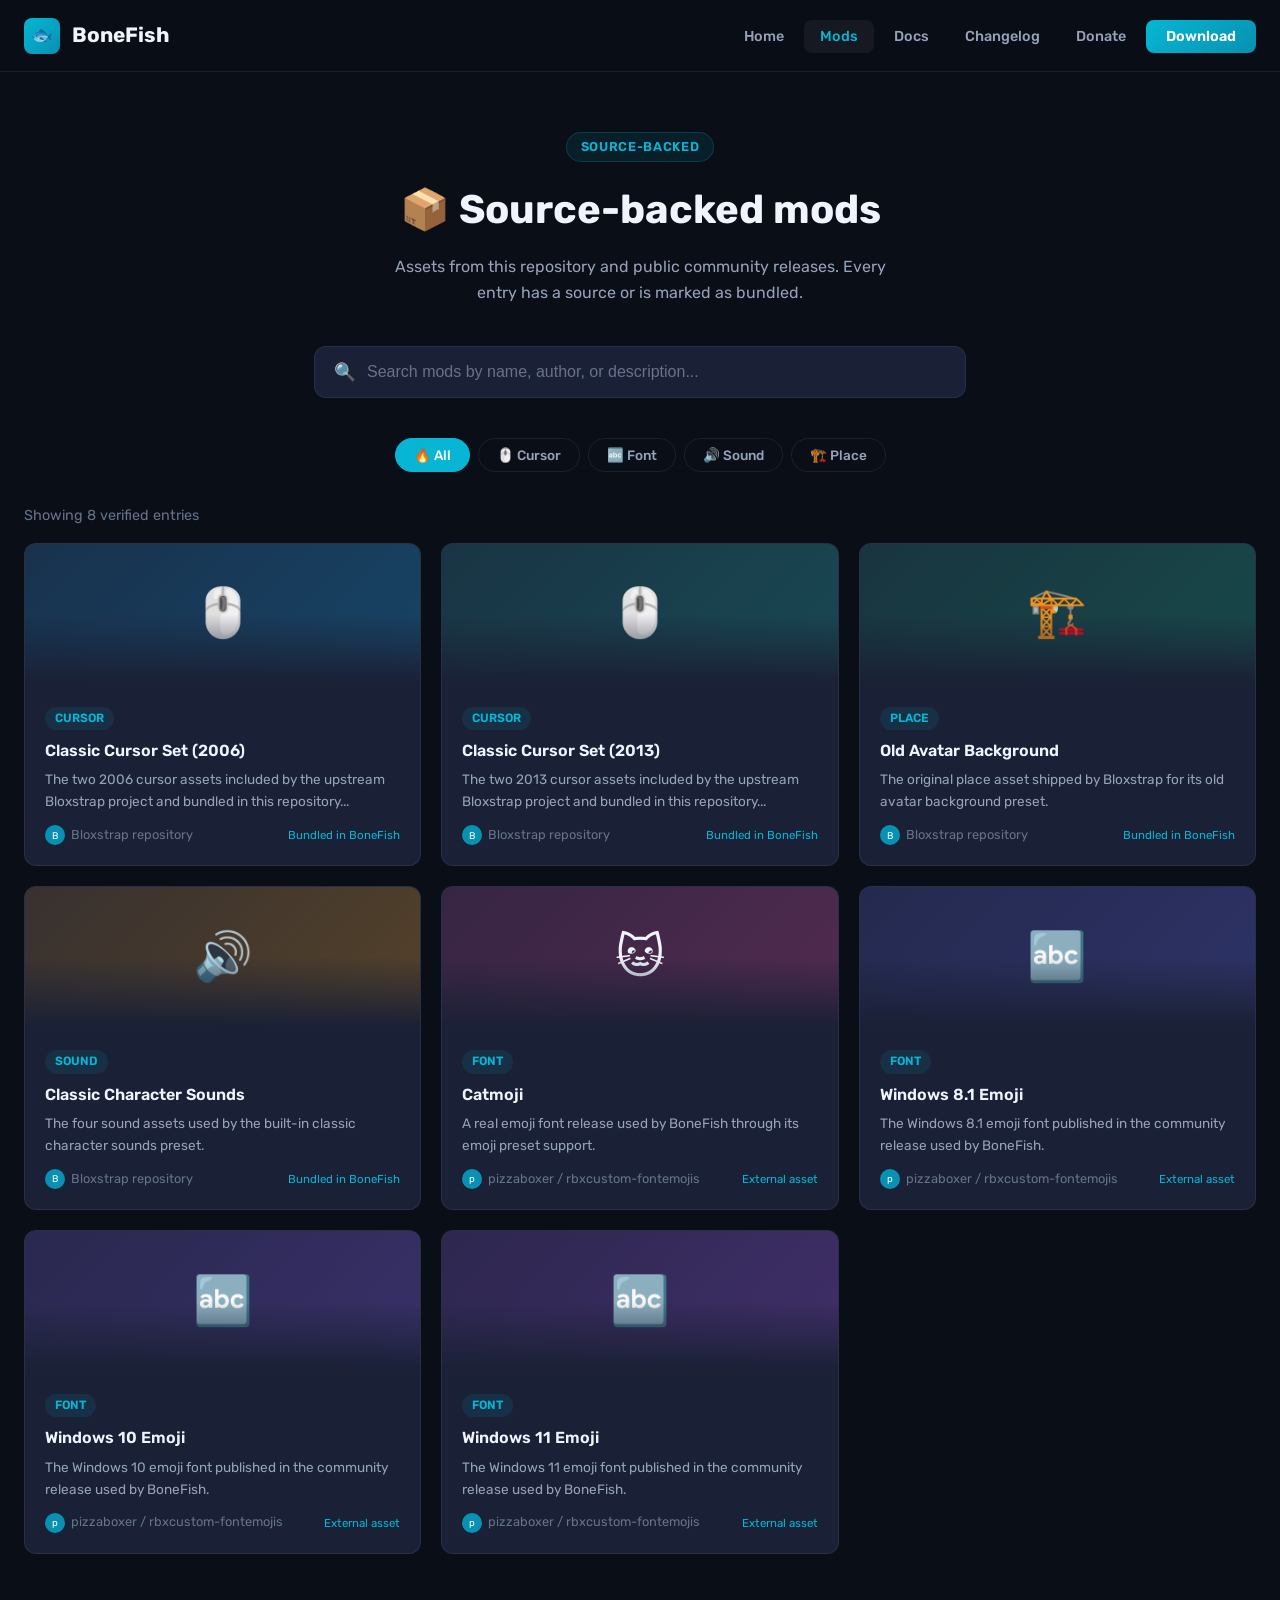
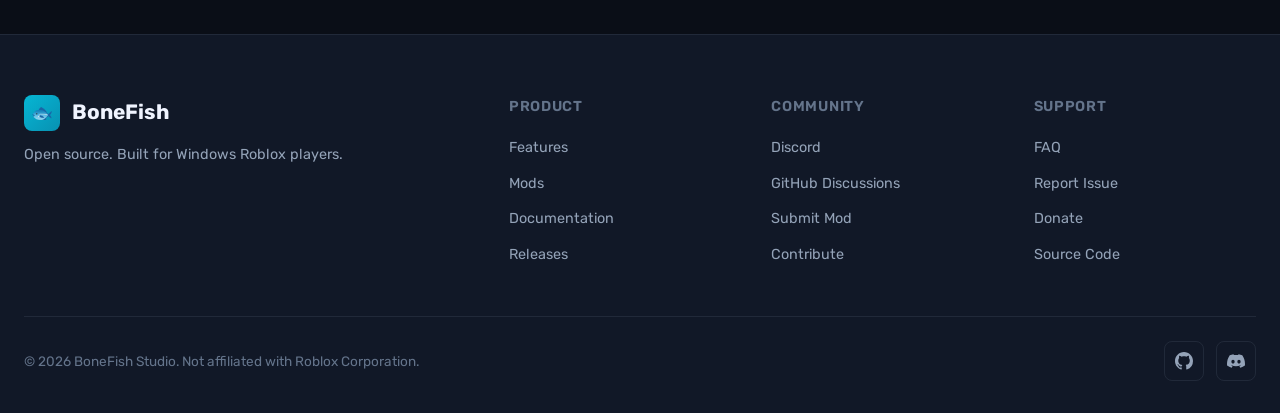
<file: mods.html>
<!DOCTYPE html>
<html lang="en">
<head>
  <meta charset="UTF-8">
  <meta name="viewport" content="width=device-width, initial-scale=1.0">
  <meta name="google-adsense-account" content="ca-pub-3161683709161579">
  <script async src="https://pagead2.googlesyndication.com/pagead/js/adsbygoogle.js?client=ca-pub-3161683709161579"
     crossorigin="anonymous"></script>
  
  <!-- Primary Meta Tags -->
<title>Source-backed Mods — BoneFish</title>
  <meta name="description" content="Browse BoneFish mod presets and community assets with public source links. No invented download counts or unavailable package listings.">
  <meta name="keywords" content="BoneFish mods, Roblox mods, cursor pack, font mod, emoji font, old sounds, old avatar background">
  <link rel="canonical" href="https://bonefishstudio.vercel.app/mods.html">
  
  <!-- Open Graph / Facebook -->
  <meta property="og:type" content="website">
  <meta property="og:url" content="https://bonefishstudio.vercel.app/mods.html">
  <meta property="og:title" content="Source-backed Mods — BoneFish">
  <meta property="og:description" content="Mods bundled in BoneFish plus community assets with public sources: cursors, sounds, places, and emoji fonts.">
  <meta property="og:image" content="https://bonefishstudio.vercel.app/assets/og-image.png">
  
  <!-- Twitter -->
  <meta name="twitter:card" content="summary_large_image">
  <meta name="twitter:title" content="Source-backed Mods — BoneFish">
  <meta name="twitter:description" content="Mods bundled in BoneFish plus community assets with public sources: cursors, sounds, places, and emoji fonts.">
  <meta name="twitter:image" content="https://bonefishstudio.vercel.app/assets/og-image.png">
  
  <!-- JSON-LD Structured Data -->
  <script type="application/ld+json">
  {
    "@context": "https://schema.org",
    "@type": "CollectionPage",
    "name": "BoneFish Source-backed Mods",
    "description": "Mods bundled in BoneFish plus community assets with public sources.",
    "url": "https://bonefishstudio.vercel.app/mods.html",
    "isPartOf": {
      "@type": "SoftwareApplication",
      "name": "BoneFish"
    }
  }
  </script>
  
  <link rel="stylesheet" href="css/style.css">
  <link rel="icon" href="data:image/svg+xml,<svg xmlns='http://www.w3.org/2000/svg' viewBox='0 0 32 32'><text y='26' font-size='26'>🐟</text></svg>">
</head>
<body>
  <!-- Navigation -->
  <nav class="nav" id="nav">
    <div class="nav-inner">
      <a href="index.html" class="nav-logo">
        <div class="nav-logo-img">🐟</div>
        BoneFish
      </a>
      <ul class="nav-links">
        <li><a href="index.html">Home</a></li>
        <li><a href="mods.html" class="active">Mods</a></li>
        <li><a href="docs.html">Docs</a></li>
        <li><a href="changelog.html">Changelog</a></li>
        <li><a href="donate.html">Donate</a></li>
        <li><a href="https://github.com/BoneFishStudio/BoneFish/releases" class="nav-cta" target="_blank" rel="noopener">Download</a></li>
      </ul>
      <button class="nav-mobile-btn" id="mobileMenuBtn" aria-label="Menu">
        <svg width="24" height="24" viewBox="0 0 24 24" fill="none" stroke="currentColor" stroke-width="2">
          <path d="M3 12h18M3 6h18M3 18h18"/>
        </svg>
      </button>
    </div>
  </nav>

  <div class="mobile-nav" id="mobileNav">
    <a href="index.html">🏠 Home</a>
    <a href="mods.html" class="active">📦 Mods</a>
    <a href="docs.html">📖 Docs</a>
    <a href="changelog.html">📋 Changelog</a>
    <a href="donate.html">❤️ Donate</a>
    <a href="https://github.com/BoneFishStudio/BoneFish/releases" target="_blank" rel="noopener">⬇️ Download</a>
  </div>

  <!-- Page Header -->
  <header class="page-header">
    <div class="section-tag">Source-backed</div>
    <h1>📦 Source-backed mods</h1>
    <p>Assets from this repository and public community releases. Every entry has a source or is marked as bundled.</p>
  </header>

  <!-- Search & Filter -->
  <div class="search-bar">
    <span class="search-bar-icon">🔍</span>
    <input type="text" id="modSearch" placeholder="Search mods by name, author, or description..." autocomplete="off">
  </div>

  <div class="filter-bar" id="filterBar">
    <button class="filter-btn active" data-filter="all">🔥 All</button>
    <button class="filter-btn" data-filter="cursor">🖱️ Cursor</button>
    <button class="filter-btn" data-filter="font">🔤 Font</button>
    <button class="filter-btn" data-filter="sound">🔊 Sound</button>
    <button class="filter-btn" data-filter="place">🏗️ Place</button>
  </div>

  <div class="mod-count" id="modCount">Showing <span id="countDisplay">0</span> verified entries</div>

  <!-- Mod Grid -->
  <div class="mods-container" id="modsContainer">
    <div class="loading"><div class="spinner"></div></div>
  </div>

  <!-- Mod Detail Modal -->
  <div class="modal-overlay" id="modModal">
    <div class="modal">
      <div class="modal-header">
        <h2 id="modalTitle">Mod Name</h2>
        <button class="modal-close" id="modalClose">&times;</button>
      </div>
      <div class="modal-body">
        <span class="modal-category" id="modalCategory">Cursor</span>
        <p id="modalDesc">Description here</p>
        <div class="modal-meta">
          <div class="modal-meta-item"><strong>Author</strong><span id="modalAuthor">-</span></div>
          <div class="modal-meta-item"><strong>Source</strong><span id="modalSourceLabel">-</span></div>
          <div class="modal-meta-item"><strong>Category</strong><span id="modalCategoryMeta">-</span></div>
          <div class="modal-meta-item"><strong>Status</strong><span id="modalStatus">-</span></div>
        </div>
        <div id="modalFiles">
          <strong style="font-size:0.9rem;">Files included:</strong>
          <ul id="modalFilesList" style="margin-top:8px;font-size:0.85rem;color:var(--text-secondary);"></ul>
        </div>
      </div>
      <div class="modal-footer">
          <a href="#" class="btn btn-primary btn-sm" id="modalDownloadBtn">⬇️ Download asset</a>
          <a href="#" class="btn btn-secondary btn-sm" id="modalGithubBtn">📂 View source</a>
      </div>
    </div>
  </div>

  <!-- Footer -->
  <footer class="footer">
    <div class="footer-inner">
      <div class="footer-grid">
        <div class="footer-brand">
          <a href="index.html" class="nav-logo">
            <div class="nav-logo-img">🐟</div>
            BoneFish
          </a>
          <p>Open source. Built for Windows Roblox players.</p>
        </div>
        <div class="footer-col">
          <h4>Product</h4>
          <ul>
            <li><a href="index.html#features">Features</a></li>
            <li><a href="mods.html">Mods</a></li>
            <li><a href="docs.html">Documentation</a></li>
            <li><a href="https://github.com/BoneFishStudio/BoneFish/releases">Releases</a></li>
          </ul>
        </div>
        <div class="footer-col">
          <h4>Community</h4>
          <ul>
            <li><a href="https://discord.gg/SRs5zb9BJd" target="_blank" rel="noopener">Discord</a></li>
            <li><a href="https://github.com/BoneFishStudio/BoneFish/discussions" target="_blank" rel="noopener">GitHub Discussions</a></li>
            <li><a href="mods.html">Submit Mod</a></li>
            <li><a href="https://github.com/BoneFishStudio/BoneFish/blob/main/CONTRIBUTING.md" target="_blank" rel="noopener">Contribute</a></li>
          </ul>
        </div>
        <div class="footer-col">
          <h4>Support</h4>
          <ul>
            <li><a href="docs.html">FAQ</a></li>
            <li><a href="https://github.com/BoneFishStudio/BoneFish/issues" target="_blank" rel="noopener">Report Issue</a></li>
            <li><a href="donate.html">Donate</a></li>
            <li><a href="https://github.com/BoneFishStudio/BoneFish" target="_blank" rel="noopener">Source Code</a></li>
          </ul>
        </div>
      </div>
      <div class="footer-bottom">
        <span>&copy; 2026 BoneFish Studio. Not affiliated with Roblox Corporation.</span>
        <div class="footer-socials">
          <a href="https://github.com/BoneFishStudio" target="_blank" rel="noopener" title="GitHub"><svg width="18" height="18" viewBox="0 0 24 24" fill="currentColor"><path d="M12 0C5.37 0 0 5.37 0 12c0 5.31 3.435 9.795 8.205 11.385.6.105.825-.255.825-.57 0-.285-.015-1.23-.015-2.235-3.015.555-3.795-.735-4.035-1.41-.135-.345-.72-1.41-1.23-1.695-.42-.225-1.02-.78-.015-.795.945-.015 1.62.87 1.845 1.23 1.08 1.815 2.805 1.305 3.495.99.105-.78.42-1.305.765-1.605-2.67-.3-5.46-1.335-5.46-5.925 0-1.305.465-2.385 1.23-3.225-.12-.3-.54-1.53.12-3.18 0 0 1.005-.315 3.3 1.23.96-.27 1.98-.405 3-.405s2.04.135 3 .405c2.295-1.56 3.3-1.23 3.3-1.23.66 1.65.24 2.88.12 3.18.765.84 1.23 1.905 1.23 3.225 0 4.605-2.805 5.625-5.475 5.925.435.375.81 1.095.81 2.22 0 1.605-.015 2.895-.015 3.3 0 .315.225.69.825.57A12.02 12.02 0 0024 12c0-6.63-5.37-12-12-12z"/></svg></a>
          <a href="https://discord.gg/SRs5zb9BJd" target="_blank" rel="noopener" title="Discord"><svg width="18" height="18" viewBox="0 0 24 24" fill="currentColor"><path d="M20.317 4.37a19.791 19.791 0 00-4.885-1.515.074.074 0 00-.079.037c-.21.375-.444.864-.608 1.25a18.27 18.27 0 00-5.487 0 12.64 12.64 0 00-.617-1.25.077.077 0 00-.079-.037A19.736 19.736 0 003.677 4.37a.07.07 0 00-.032.027C.533 9.046-.32 13.58.099 18.057a.082.082 0 00.031.057 19.9 19.9 0 005.993 3.03.078.078 0 00.084-.028 14.09 14.09 0 001.226-1.994.076.076 0 00-.041-.106 13.107 13.107 0 01-1.872-.892.077.077 0 01-.008-.128 10.2 10.2 0 00.372-.292.074.074 0 01.077-.01c3.928 1.793 8.18 1.793 12.062 0a.074.074 0 01.078.01c.12.098.246.198.373.292a.077.077 0 01-.006.127 12.299 12.299 0 01-1.873.892.077.077 0 00-.041.107c.36.698.772 1.362 1.225 1.993a.076.076 0 00.084.028 19.839 19.839 0 006.002-3.03.077.077 0 00.032-.054c.5-5.177-.838-9.674-3.549-13.66a.061.061 0 00-.031-.03zM8.02 15.33c-1.183 0-2.157-1.085-2.157-2.419 0-1.333.956-2.419 2.157-2.419 1.21 0 2.176 1.096 2.157 2.42 0 1.333-.956 2.418-2.157 2.418zm7.975 0c-1.183 0-2.157-1.085-2.157-2.419 0-1.333.955-2.419 2.157-2.419 1.21 0 2.176 1.096 2.157 2.42 0 1.333-.946 2.418-2.157 2.418z"/></svg></a>
        </div>
      </div>
    </div>
  </footer>

  <script src="js/main.js"></script>
</body>
</html>
</file>
<file: css/style.css>
/* ============================================================
   BONEFISH — Complete Website Stylesheet
   ============================================================ */

/* Use the same local type family as the desktop app; no external font request. */
@font-face {
  font-family: 'BoneFish Sans';
  src: url('../assets/fonts/Rubik-VariableFont_wght.ttf') format('truetype');
  font-style: normal;
  font-weight: 300 900;
  font-display: swap;
}

@font-face {
  font-family: 'BoneFish Mono';
  src: url('../assets/fonts/JetBrainsMono-Regular.ttf') format('truetype');
  font-style: normal;
  font-weight: 400;
  font-display: swap;
}

/* --- CSS Variables --- */
:root {
  --bg-primary: #0a0e17;
  --bg-secondary: #111827;
  --bg-card: #1a2035;
  --bg-card-hover: #1f2840;
  --bg-glass: rgba(26, 32, 53, 0.85);
  --bg-nav: rgba(10, 14, 23, 0.95);
  
  --text-primary: #f0f4ff;
  --text-secondary: #94a3b8;
  --text-muted: #64748b;
  
  --accent: #06b6d4;
  --accent-light: #22d3ee;
  --accent-dark: #0891b2;
  --accent-glow: rgba(6, 182, 212, 0.3);
  
  --danger: #ef4444;
  --danger-glow: rgba(239, 68, 68, 0.3);
  --success: #22c55e;
  --warning: #f59e0b;
  
  --border: rgba(148, 163, 184, 0.12);
  --border-light: rgba(148, 163, 184, 0.08);
  
  --radius: 12px;
  --radius-sm: 8px;
  --radius-lg: 16px;
  --radius-xl: 24px;
  
  --shadow: 0 4px 24px rgba(0, 0, 0, 0.3);
  --shadow-lg: 0 8px 48px rgba(0, 0, 0, 0.5);
  --shadow-glow: 0 0 40px var(--accent-glow);
  
  --font: 'BoneFish Sans', 'Segoe UI', system-ui, -apple-system, sans-serif;
  --font-mono: 'BoneFish Mono', 'Cascadia Code', 'Fira Code', monospace;
  
  --nav-height: 72px;
  --max-width: 1280px;
}

/* --- Reset & Base --- */
*, *::before, *::after { box-sizing: border-box; margin: 0; padding: 0; }

html {
  scroll-behavior: smooth;
  font-size: 16px;
}

body {
  font-family: var(--font);
  background: var(--bg-primary);
  color: var(--text-primary);
  line-height: 1.6;
  overflow-x: hidden;
  -webkit-font-smoothing: antialiased;
}

a { color: var(--accent); text-decoration: none; transition: color 0.2s; }
a:hover { color: var(--accent-light); }

img { max-width: 100%; height: auto; }
button { cursor: pointer; font-family: inherit; }

::selection { background: var(--accent); color: #fff; }

/* Scrollbar */
::-webkit-scrollbar { width: 8px; }
::-webkit-scrollbar-track { background: var(--bg-primary); }
::-webkit-scrollbar-thumb { background: var(--border); border-radius: 4px; }
::-webkit-scrollbar-thumb:hover { background: var(--text-muted); }

/* --- Navigation --- */
.nav {
  position: fixed;
  top: 0; left: 0; right: 0;
  z-index: 1000;
  background: var(--bg-nav);
  backdrop-filter: blur(20px);
  -webkit-backdrop-filter: blur(20px);
  border-bottom: 1px solid var(--border);
  height: var(--nav-height);
  transition: transform 0.3s ease;
}

.nav.hidden { transform: translateY(-100%); }

.nav-inner {
  max-width: var(--max-width);
  margin: 0 auto;
  padding: 0 24px;
  height: 100%;
  display: flex;
  align-items: center;
  justify-content: space-between;
}

.nav-logo {
  display: flex;
  align-items: center;
  gap: 12px;
  font-size: 1.3rem;
  font-weight: 700;
  color: var(--text-primary);
}

.nav-logo-img {
  width: 36px;
  height: 36px;
  background: linear-gradient(135deg, var(--accent), var(--accent-dark));
  border-radius: var(--radius-sm);
  display: flex;
  align-items: center;
  justify-content: center;
  font-size: 1.1rem;
}

.nav-links {
  display: flex;
  align-items: center;
  gap: 4px;
  list-style: none;
}

.nav-links a {
  color: var(--text-secondary);
  padding: 8px 16px;
  border-radius: var(--radius-sm);
  font-size: 0.9rem;
  font-weight: 500;
  transition: all 0.2s;
}

.nav-links a:hover,
.nav-links a.active {
  color: var(--text-primary);
  background: rgba(255,255,255,0.05);
}

.nav-links a.active { color: var(--accent); }

.nav-cta {
  background: linear-gradient(135deg, var(--accent), var(--accent-dark)) !important;
  color: #fff !important;
  padding: 8px 20px !important;
  border-radius: var(--radius-sm) !important;
  font-weight: 600 !important;
}

.nav-cta:hover {
  transform: translateY(-1px);
  box-shadow: var(--shadow-glow);
}

.nav-mobile-btn {
  display: none;
  background: none;
  border: none;
  color: var(--text-primary);
  font-size: 1.5rem;
  padding: 8px;
}

/* --- Mobile Nav --- */
.mobile-nav {
  display: none;
  position: fixed;
  top: var(--nav-height);
  left: 0; right: 0;
  background: var(--bg-glass);
  backdrop-filter: blur(20px);
  border-bottom: 1px solid var(--border);
  z-index: 999;
  padding: 16px 24px;
  transform: translateY(-120%);
  transition: transform 0.3s ease;
}

.mobile-nav.open { transform: translateY(0); }

.mobile-nav a {
  display: block;
  padding: 12px 16px;
  color: var(--text-secondary);
  border-radius: var(--radius-sm);
  font-weight: 500;
}

.mobile-nav a:hover,
.mobile-nav a.active { background: rgba(255,255,255,0.05); color: var(--text-primary); }

/* --- Buttons --- */
.btn {
  display: inline-flex;
  align-items: center;
  gap: 8px;
  padding: 12px 28px;
  border-radius: var(--radius-sm);
  font-weight: 600;
  font-size: 0.95rem;
  border: none;
  transition: all 0.25s ease;
  text-decoration: none;
}

.btn:hover { transform: translateY(-2px); }
.btn:active { transform: translateY(0); }

.btn-primary {
  background: linear-gradient(135deg, var(--accent), var(--accent-dark));
  color: #fff;
  box-shadow: 0 4px 20px var(--accent-glow);
}
.btn-primary:hover { box-shadow: 0 6px 30px var(--accent-glow); }

.btn-secondary {
  background: rgba(255,255,255,0.06);
  color: var(--text-primary);
  border: 1px solid var(--border);
}
.btn-secondary:hover { background: rgba(255,255,255,0.1); border-color: var(--accent); }

.btn-danger {
  background: linear-gradient(135deg, #dc2626, #b91c1c);
  color: #fff;
}
.btn-danger:hover { box-shadow: 0 4px 20px var(--danger-glow); }

.btn-ghost {
  background: transparent;
  color: var(--text-secondary);
}
.btn-ghost:hover { background: rgba(255,255,255,0.05); color: var(--text-primary); }

.btn-lg { padding: 16px 36px; font-size: 1.05rem; }
.btn-sm { padding: 8px 16px; font-size: 0.85rem; }
.btn-icon { width: 44px; height: 44px; padding: 0; justify-content: center; }

/* --- Hero Section --- */
.hero {
  min-height: 100vh;
  display: flex;
  align-items: center;
  justify-content: center;
  position: relative;
  overflow: hidden;
  padding: 120px 24px 80px;
}

.hero-bg {
  position: absolute;
  inset: 0;
  z-index: 0;
}

.hero-bg-gradient {
  position: absolute;
  top: -50%;
  left: -50%;
  width: 200%;
  height: 200%;
  background: radial-gradient(ellipse at 30% 50%, rgba(6, 182, 212, 0.08) 0%, transparent 60%),
              radial-gradient(ellipse at 70% 50%, rgba(34, 211, 238, 0.05) 0%, transparent 60%);
  animation: gradientShift 20s ease infinite;
}

@keyframes gradientShift {
  0%, 100% { transform: translate(0, 0) rotate(0deg); }
  33% { transform: translate(2%, -1%) rotate(1deg); }
  66% { transform: translate(-1%, 1%) rotate(-1deg); }
}

.hero-particles {
  position: absolute;
  inset: 0;
  overflow: hidden;
}

.particle {
  position: absolute;
  width: 3px;
  height: 3px;
  background: var(--accent);
  border-radius: 50%;
  opacity: 0;
  animation: particleFloat 8s infinite;
}

@keyframes particleFloat {
  0% { opacity: 0; transform: translateY(0) scale(0); }
  10% { opacity: 0.6; }
  90% { opacity: 0.2; }
  100% { opacity: 0; transform: translateY(-100vh) scale(1); }
}

.hero-grid {
  position: absolute;
  inset: 0;
  background-image: linear-gradient(rgba(6, 182, 212, 0.03) 1px, transparent 1px),
                    linear-gradient(90deg, rgba(6, 182, 212, 0.03) 1px, transparent 1px);
  background-size: 60px 60px;
  mask-image: radial-gradient(ellipse at center, black 30%, transparent 70%);
  -webkit-mask-image: radial-gradient(ellipse at center, black 30%, transparent 70%);
}

.hero-content {
  position: relative;
  z-index: 1;
  max-width: 800px;
  text-align: center;
}

.hero-kicker {
  color: var(--accent);
  font-family: var(--font-mono);
  font-size: 0.72rem;
  letter-spacing: 0.18em;
  margin-bottom: 18px;
  animation: fadeInUp 0.6s ease both;
}

.hero-badge {
  display: inline-flex;
  align-items: center;
  gap: 6px;
  padding: 6px 16px;
  background: rgba(6, 182, 212, 0.1);
  border: 1px solid rgba(6, 182, 212, 0.2);
  border-radius: 100px;
  font-size: 0.85rem;
  color: var(--accent);
  margin-bottom: 24px;
  animation: fadeInUp 0.6s ease;
}

.hero-badge-dot {
  width: 6px;
  height: 6px;
  background: var(--accent);
  border-radius: 50%;
  animation: pulse 2s infinite;
}

@keyframes pulse {
  0%, 100% { opacity: 1; }
  50% { opacity: 0.3; }
}

.hero h1 {
  font-size: clamp(2.5rem, 6vw, 4.5rem);
  font-weight: 650;
  line-height: 1.1;
  margin-bottom: 20px;
  background: linear-gradient(135deg, #f0f4ff 0%, var(--accent-light) 100%);
  -webkit-background-clip: text;
  -webkit-text-fill-color: transparent;
  background-clip: text;
  animation: fadeInUp 0.6s ease 0.1s both;
}

.hero-subtitle {
  font-size: clamp(1.05rem, 2vw, 1.25rem);
  color: var(--text-secondary);
  max-width: 600px;
  margin: 0 auto 36px;
  animation: fadeInUp 0.6s ease 0.2s both;
}

.hero-actions {
  display: flex;
  gap: 12px;
  justify-content: center;
  flex-wrap: wrap;
  animation: fadeInUp 0.6s ease 0.3s both;
}

.hero-stats {
  display: flex;
  justify-content: center;
  gap: 48px;
  margin-top: 60px;
  animation: fadeInUp 0.6s ease 0.4s both;
}

.hero-stat { text-align: center; }

.hero-stat-value {
  font-size: 2rem;
  font-weight: 600;
  color: var(--accent);
}

.hero-stat-label {
  font-size: 0.85rem;
  color: var(--text-muted);
  margin-top: 4px;
}

.hero-scroll {
  position: absolute;
  bottom: 32px;
  left: 50%;
  transform: translateX(-50%);
  color: var(--text-muted);
  font-size: 0.8rem;
  display: flex;
  flex-direction: column;
  align-items: center;
  gap: 8px;
  animation: fadeInUp 0.6s ease 0.6s both;
}

.hero-scroll-arrow {
  width: 20px;
  height: 20px;
  border-right: 2px solid var(--text-muted);
  border-bottom: 2px solid var(--text-muted);
  transform: rotate(45deg);
  animation: scrollBounce 2s infinite;
}

@keyframes scrollBounce {
  0%, 100% { transform: rotate(45deg) translate(0, 0); }
  50% { transform: rotate(45deg) translate(4px, 4px); }
}

@keyframes fadeInUp {
  from { opacity: 0; transform: translateY(20px); }
  to { opacity: 1; transform: translateY(0); }
}

/* --- Section Common --- */
.section {
  padding: 100px 24px;
  max-width: var(--max-width);
  margin: 0 auto;
}

.section-header {
  text-align: center;
  margin-bottom: 60px;
}

.section-tag {
  display: inline-block;
  padding: 4px 14px;
  background: rgba(6, 182, 212, 0.1);
  border: 1px solid rgba(6, 182, 212, 0.2);
  border-radius: 100px;
  font-size: 0.8rem;
  color: var(--accent);
  text-transform: uppercase;
  letter-spacing: 0.05em;
  font-weight: 600;
  margin-bottom: 16px;
}

.section-title {
  font-size: clamp(1.8rem, 4vw, 2.8rem);
  font-weight: 700;
  margin-bottom: 16px;
}

.section-desc {
  color: var(--text-secondary);
  font-size: 1.1rem;
  max-width: 600px;
  margin: 0 auto;
}

/* --- Features Section --- */
.features-grid {
  display: grid;
  grid-template-columns: repeat(auto-fit, minmax(280px, 1fr));
  gap: 24px;
}

.feature-card {
  background: var(--bg-card);
  border: 1px solid var(--border);
  border-radius: var(--radius);
  padding: 32px;
  transition: all 0.3s ease;
  position: relative;
  overflow: hidden;
}

.feature-card::before {
  content: '';
  position: absolute;
  top: 0;
  left: 0;
  right: 0;
  height: 3px;
  background: linear-gradient(90deg, transparent, var(--accent), transparent);
  opacity: 0;
  transition: opacity 0.3s;
}

.feature-card:hover {
  transform: translateY(-4px);
  border-color: rgba(6, 182, 212, 0.3);
  box-shadow: 0 8px 32px rgba(0, 0, 0, 0.3);
}

.feature-card:hover::before { opacity: 1; }

.feature-icon {
  width: 48px;
  height: 48px;
  background: linear-gradient(135deg, rgba(6, 182, 212, 0.15), rgba(6, 182, 212, 0.05));
  border-radius: var(--radius-sm);
  display: flex;
  align-items: center;
  justify-content: center;
  font-size: 1.4rem;
  margin-bottom: 16px;
}

.feature-card h3 {
  font-size: 1.1rem;
  font-weight: 600;
  margin-bottom: 8px;
}

.feature-card p {
  color: var(--text-secondary);
  font-size: 0.9rem;
  line-height: 1.6;
}

/* --- Mods Showcase Section --- */
.mods-showcase-grid {
  display: grid;
  grid-template-columns: repeat(auto-fill, minmax(260px, 1fr));
  gap: 20px;
}

.mod-card {
  background: var(--bg-card);
  border: 1px solid var(--border);
  border-radius: var(--radius);
  overflow: hidden;
  transition: all 0.3s ease;
  cursor: pointer;
}

.mod-card:hover {
  transform: translateY(-4px);
  border-color: rgba(6, 182, 212, 0.3);
  box-shadow: 0 8px 32px rgba(0, 0, 0, 0.3);
}

.mod-card-preview {
  height: 140px;
  background: linear-gradient(135deg, var(--bg-secondary), var(--bg-card));
  display: flex;
  align-items: center;
  justify-content: center;
  font-size: 3rem;
  position: relative;
  overflow: hidden;
}

.mod-card-preview::after {
  content: '';
  position: absolute;
  inset: 0;
  background: linear-gradient(to bottom, transparent 50%, var(--bg-card));
}

.mod-card-body {
  padding: 20px;
}

.mod-card-category {
  display: inline-block;
  padding: 2px 10px;
  background: rgba(6, 182, 212, 0.1);
  border-radius: 100px;
  font-size: 0.75rem;
  color: var(--accent);
  font-weight: 600;
  text-transform: uppercase;
  margin-bottom: 8px;
}

.mod-card h4 {
  font-size: 1rem;
  font-weight: 600;
  margin-bottom: 6px;
}

.mod-card p {
  color: var(--text-secondary);
  font-size: 0.85rem;
  margin-bottom: 12px;
  display: -webkit-box;
  -webkit-line-clamp: 2;
  -webkit-box-orient: vertical;
  overflow: hidden;
}

.mod-card-footer {
  display: flex;
  align-items: center;
  justify-content: space-between;
  font-size: 0.8rem;
  color: var(--text-muted);
}

.mod-card-author {
  display: flex;
  align-items: center;
  gap: 6px;
}

.mod-card-author-avatar {
  width: 20px;
  height: 20px;
  border-radius: 50%;
  background: var(--accent-dark);
  display: flex;
  align-items: center;
  justify-content: center;
  font-size: 0.6rem;
  color: #fff;
}

.mod-card-downloads {
  display: flex;
  align-items: center;
  gap: 4px;
}

.mod-card-status {
  color: var(--accent);
  font-size: 0.72rem;
  text-align: right;
}

/* --- Download Section --- */
.download-section {
  background: linear-gradient(135deg, var(--bg-secondary), var(--bg-card));
  position: relative;
  overflow: hidden;
}

.download-section::before {
  content: '';
  position: absolute;
  inset: 0;
  background: radial-gradient(ellipse at 50% 0%, rgba(6, 182, 212, 0.06) 0%, transparent 60%);
}

.download-content {
  position: relative;
  z-index: 1;
  text-align: center;
  max-width: 600px;
  margin: 0 auto;
}

.download-version {
  display: inline-block;
  padding: 4px 14px;
  background: rgba(6, 182, 212, 0.1);
  border: 1px solid rgba(6, 182, 212, 0.2);
  border-radius: 100px;
  font-size: 0.8rem;
  color: var(--accent);
  margin-bottom: 16px;
}

.download-buttons {
  display: flex;
  gap: 12px;
  justify-content: center;
  flex-wrap: wrap;
  margin-top: 32px;
}

.download-info {
  margin-top: 24px;
  font-size: 0.85rem;
  color: var(--text-muted);
}

.download-info a { color: var(--accent); }

/* --- Donate Section --- */
.donate-section {
  background: linear-gradient(135deg, #0f1729, #1a1040);
  position: relative;
  overflow: hidden;
}

.donate-section::before {
  content: '';
  position: absolute;
  inset: 0;
  background: radial-gradient(ellipse at 50% 0%, rgba(236, 72, 153, 0.06) 0%, transparent 60%);
}

.donate-content {
  position: relative;
  z-index: 1;
  text-align: center;
  max-width: 600px;
  margin: 0 auto;
}

.donate-icon {
  font-size: 4rem;
  margin-bottom: 16px;
  animation: heartBeat 2s ease infinite;
}

@keyframes heartBeat {
  0%, 100% { transform: scale(1); }
  15% { transform: scale(1.15); }
  30% { transform: scale(1); }
  45% { transform: scale(1.1); }
  60% { transform: scale(1); }
}

.donate-content h2 {
  font-size: 2rem;
  font-weight: 700;
  margin-bottom: 12px;
}

.donate-content p {
  color: var(--text-secondary);
  margin-bottom: 32px;
  font-size: 1.05rem;
}

.donate-btn {
  background: linear-gradient(135deg, #ec4899, #be185d);
  color: #fff;
  padding: 16px 40px;
  font-size: 1.1rem;
  border: none;
  border-radius: var(--radius-sm);
  font-weight: 700;
  display: inline-flex;
  align-items: center;
  gap: 10px;
  transition: all 0.3s ease;
  text-decoration: none;
  box-shadow: 0 4px 24px rgba(236, 72, 153, 0.3);
}

.donate-btn:hover {
  transform: translateY(-3px);
  box-shadow: 0 8px 40px rgba(236, 72, 153, 0.4);
}

.donate-methods {
  display: flex;
  gap: 12px;
  justify-content: center;
  flex-wrap: wrap;
  margin-top: 24px;
}

.donate-method {
  padding: 12px 24px;
  background: rgba(255,255,255,0.04);
  border: 1px solid var(--border);
  border-radius: var(--radius-sm);
  color: var(--text-secondary);
  font-size: 0.9rem;
  transition: all 0.2s;
  text-decoration: none;
}

.donate-method:hover {
  background: rgba(255,255,255,0.08);
  border-color: var(--accent);
  color: var(--text-primary);
}

/* --- Footer --- */
.footer {
  background: var(--bg-secondary);
  border-top: 1px solid var(--border);
  padding: 60px 24px 32px;
}

.footer-inner {
  max-width: var(--max-width);
  margin: 0 auto;
}

.footer-grid {
  display: grid;
  grid-template-columns: 2fr 1fr 1fr 1fr;
  gap: 40px;
  margin-bottom: 40px;
}

.footer-brand p {
  color: var(--text-secondary);
  font-size: 0.9rem;
  margin-top: 12px;
  max-width: 320px;
}

.footer-col h4 {
  font-size: 0.9rem;
  font-weight: 600;
  margin-bottom: 16px;
  text-transform: uppercase;
  letter-spacing: 0.05em;
  color: var(--text-muted);
}

.footer-col ul {
  list-style: none;
}

.footer-col li { margin-bottom: 10px; }

.footer-col a {
  color: var(--text-secondary);
  font-size: 0.9rem;
}

.footer-col a:hover { color: var(--accent); }

.footer-bottom {
  border-top: 1px solid var(--border);
  padding-top: 24px;
  display: flex;
  justify-content: space-between;
  align-items: center;
  flex-wrap: wrap;
  gap: 12px;
  font-size: 0.85rem;
  color: var(--text-muted);
}

.footer-socials {
  display: flex;
  gap: 12px;
}

.footer-socials a {
  width: 40px;
  height: 40px;
  display: flex;
  align-items: center;
  justify-content: center;
  border: 1px solid var(--border);
  border-radius: var(--radius-sm);
  color: var(--text-secondary);
  transition: all 0.2s;
}

.footer-socials a:hover {
  border-color: var(--accent);
  color: var(--accent);
  transform: translateY(-2px);
}

/* ============================================================
   MODS PAGE
   ============================================================ */

.page-header {
  padding: calc(var(--nav-height) + 60px) 24px 40px;
  text-align: center;
}

.page-header h1 { font-size: 2.5rem; font-weight: 700; margin-bottom: 12px; }
.page-header p { color: var(--text-secondary); max-width: 500px; margin: 0 auto; }

.search-bar {
  max-width: 700px;
  margin: 0 auto 40px;
  padding: 0 24px;
  position: relative;
}

.search-bar input {
  width: 100%;
  padding: 16px 20px 16px 52px;
  background: var(--bg-card);
  border: 1px solid var(--border);
  border-radius: var(--radius);
  color: var(--text-primary);
  font-size: 1rem;
  transition: all 0.2s;
  outline: none;
}

.search-bar input:focus {
  border-color: var(--accent);
  box-shadow: 0 0 0 3px var(--accent-glow);
}

.search-bar input::placeholder { color: var(--text-muted); }

.search-bar-icon {
  position: absolute;
  left: 44px;
  top: 50%;
  transform: translateY(-50%);
  color: var(--text-muted);
  font-size: 1.1rem;
}

.filter-bar {
  padding: 0 24px;
  max-width: var(--max-width);
  margin: 0 auto 32px;
  display: flex;
  gap: 8px;
  flex-wrap: wrap;
  justify-content: center;
}

.filter-btn {
  padding: 8px 18px;
  background: transparent;
  border: 1px solid var(--border);
  border-radius: 100px;
  color: var(--text-secondary);
  font-size: 0.85rem;
  font-weight: 500;
  transition: all 0.2s;
}

.filter-btn:hover {
  border-color: var(--accent);
  color: var(--text-primary);
}

.filter-btn.active {
  background: var(--accent);
  border-color: var(--accent);
  color: #fff;
}

.mods-container {
  max-width: var(--max-width);
  margin: 0 auto;
  padding: 0 24px 80px;
  display: grid;
  grid-template-columns: repeat(auto-fill, minmax(300px, 1fr));
  gap: 20px;
}

.mod-count {
  max-width: var(--max-width);
  margin: 0 auto;
  padding: 0 24px 16px;
  color: var(--text-muted);
  font-size: 0.9rem;
}

/* --- Mod Detail Modal --- */
.modal-overlay {
  display: none;
  position: fixed;
  inset: 0;
  background: rgba(0, 0, 0, 0.7);
  backdrop-filter: blur(4px);
  z-index: 2000;
  align-items: center;
  justify-content: center;
  padding: 24px;
}

.modal-overlay.open { display: flex; }

.modal {
  background: var(--bg-card);
  border: 1px solid var(--border);
  border-radius: var(--radius-lg);
  max-width: 600px;
  width: 100%;
  max-height: 80vh;
  overflow-y: auto;
  animation: modalIn 0.3s ease;
}

@keyframes modalIn {
  from { opacity: 0; transform: scale(0.95) translateY(10px); }
  to { opacity: 1; transform: scale(1) translateY(0); }
}

.modal-header {
  padding: 24px 24px 0;
  display: flex;
  justify-content: space-between;
  align-items: flex-start;
}

.modal-header h2 { font-size: 1.4rem; font-weight: 700; }

.modal-close {
  background: none;
  border: none;
  color: var(--text-muted);
  font-size: 1.5rem;
  transition: color 0.2s;
}

.modal-close:hover { color: var(--text-primary); }

.modal-body { padding: 16px 24px 24px; }

.modal-category {
  display: inline-block;
  padding: 3px 12px;
  background: rgba(6, 182, 212, 0.1);
  border-radius: 100px;
  font-size: 0.8rem;
  color: var(--accent);
  font-weight: 600;
  margin-bottom: 16px;
}

.modal-body p { color: var(--text-secondary); line-height: 1.7; }

.modal-meta {
  display: grid;
  grid-template-columns: 1fr 1fr;
  gap: 12px;
  margin: 20px 0;
  padding: 16px;
  background: rgba(255,255,255,0.03);
  border-radius: var(--radius-sm);
}

.modal-meta-item { font-size: 0.85rem; }
.modal-meta-item strong { color: var(--text-primary); display: block; margin-bottom: 2px; }
.modal-meta-item span { color: var(--text-muted); }

.modal-footer {
  padding: 0 24px 24px;
  display: flex;
  gap: 12px;
}

/* ============================================================
   DOCS PAGE
   ============================================================ */

.docs-layout {
  display: grid;
  grid-template-columns: 260px 1fr;
  gap: 40px;
  max-width: var(--max-width);
  margin: 0 auto;
  padding: calc(var(--nav-height) + 40px) 24px 80px;
}

.docs-sidebar {
  position: sticky;
  top: calc(var(--nav-height) + 32px);
  height: fit-content;
  max-height: calc(100vh - var(--nav-height) - 60px);
  overflow-y: auto;
}

.docs-sidebar h3 {
  font-size: 0.85rem;
  text-transform: uppercase;
  letter-spacing: 0.05em;
  color: var(--text-muted);
  margin-bottom: 8px;
  padding: 0 12px;
}

.docs-nav {
  list-style: none;
}

.docs-nav a {
  display: block;
  padding: 8px 12px;
  border-radius: var(--radius-sm);
  color: var(--text-secondary);
  font-size: 0.9rem;
  transition: all 0.2s;
  border-left: 2px solid transparent;
}

.docs-nav a:hover {
  color: var(--text-primary);
  background: rgba(255,255,255,0.03);
}

.docs-nav a.active {
  color: var(--accent);
  border-left-color: var(--accent);
  background: rgba(6, 182, 212, 0.06);
}

.docs-content {
  min-width: 0;
}

.docs-content h1 {
  font-size: 2.2rem;
  font-weight: 700;
  margin-bottom: 8px;
}

.docs-content .last-updated {
  color: var(--text-muted);
  font-size: 0.85rem;
  margin-bottom: 40px;
}

.docs-content h2 {
  font-size: 1.5rem;
  font-weight: 600;
  margin: 40px 0 16px;
  padding-bottom: 8px;
  border-bottom: 1px solid var(--border);
}

.docs-content h3 {
  font-size: 1.15rem;
  font-weight: 600;
  margin: 28px 0 12px;
}

.docs-content p {
  color: var(--text-secondary);
  line-height: 1.8;
  margin-bottom: 16px;
}

.docs-content ul, .docs-content ol {
  color: var(--text-secondary);
  padding-left: 24px;
  margin-bottom: 16px;
  line-height: 1.8;
}

.docs-content li { margin-bottom: 6px; }

.docs-content code {
  font-family: var(--font-mono);
  background: rgba(255,255,255,0.06);
  padding: 2px 8px;
  border-radius: 4px;
  font-size: 0.85em;
  color: var(--accent-light);
}

.docs-content pre {
  background: var(--bg-secondary);
  border: 1px solid var(--border);
  border-radius: var(--radius-sm);
  padding: 20px;
  overflow-x: auto;
  margin-bottom: 20px;
}

.docs-content pre code {
  background: none;
  padding: 0;
  color: var(--text-primary);
  font-size: 0.85rem;
  line-height: 1.6;
}

.docs-tip {
  padding: 16px 20px;
  background: rgba(6, 182, 212, 0.06);
  border: 1px solid rgba(6, 182, 212, 0.15);
  border-left: 3px solid var(--accent);
  border-radius: var(--radius-sm);
  margin-bottom: 20px;
}

.docs-tip strong { color: var(--accent); }

.docs-warning {
  padding: 16px 20px;
  background: rgba(245, 158, 11, 0.06);
  border: 1px solid rgba(245, 158, 11, 0.15);
  border-left: 3px solid var(--warning);
  border-radius: var(--radius-sm);
  margin-bottom: 20px;
}

.docs-warning strong { color: var(--warning); }

.docs-danger {
  padding: 16px 20px;
  background: rgba(239, 68, 68, 0.06);
  border: 1px solid rgba(239, 68, 68, 0.15);
  border-left: 3px solid var(--danger);
  border-radius: var(--radius-sm);
  margin-bottom: 20px;
}

.docs-danger strong { color: var(--danger); }

/* ============================================================
   DONATE PAGE
   ============================================================ */

.donate-page {
  min-height: 100vh;
  display: flex;
  align-items: center;
  justify-content: center;
  padding: 120px 24px 60px;
  position: relative;
  overflow: hidden;
}

.donate-page-bg {
  position: absolute;
  inset: 0;
  background: radial-gradient(ellipse at 50% 0%, rgba(236, 72, 153, 0.08) 0%, transparent 60%),
              radial-gradient(ellipse at 50% 100%, rgba(6, 182, 212, 0.04) 0%, transparent 60%);
}

.donate-page-content {
  position: relative;
  z-index: 1;
  max-width: 600px;
  text-align: center;
}

.donate-page .donate-icon { font-size: 5rem; }

.donate-page h1 {
  font-size: clamp(2rem, 5vw, 3rem);
  font-weight: 800;
  margin-bottom: 16px;
  background: linear-gradient(135deg, #f0f4ff, #ec4899);
  -webkit-background-clip: text;
  -webkit-text-fill-color: transparent;
  background-clip: text;
}

.donate-page > p {
  color: var(--text-secondary);
  font-size: 1.05rem;
  margin-bottom: 12px;
  line-height: 1.7;
}

.donate-reasons {
  display: grid;
  grid-template-columns: 1fr 1fr;
  gap: 16px;
  margin: 32px 0;
  text-align: left;
}

.donate-reason {
  background: var(--bg-card);
  border: 1px solid var(--border);
  border-radius: var(--radius);
  padding: 20px;
}

.donate-reason h4 { font-size: 0.95rem; margin-bottom: 6px; }
.donate-reason p { font-size: 0.85rem; color: var(--text-secondary); }

.donate-page-footer {
  position: relative;
  z-index: 1;
  margin-top: 48px;
  font-size: 0.85rem;
  color: var(--text-muted);
}

/* ============================================================
   ANIMATIONS - Scroll Reveal
   ============================================================ */

.reveal {
  opacity: 0;
  transform: translateY(30px);
  transition: opacity 0.6s ease, transform 0.6s ease;
}

.reveal.visible {
  opacity: 1;
  transform: translateY(0);
}

.reveal-delay-1 { transition-delay: 0.1s; }
.reveal-delay-2 { transition-delay: 0.2s; }
.reveal-delay-3 { transition-delay: 0.3s; }

/* ============================================================
   RESPONSIVE
   ============================================================ */

@media (max-width: 1024px) {
  .footer-grid { grid-template-columns: 1fr 1fr; }
  .docs-layout { grid-template-columns: 1fr; }
  .docs-sidebar { display: none; }
}

@media (max-width: 768px) {
  .nav-links { display: none; }
  .nav-mobile-btn { display: block; }
  .mobile-nav { display: block; }
  
  .hero-stats { gap: 24px; flex-wrap: wrap; }
  .hero-stat-value { font-size: 1.6rem; }
  
  .footer-grid { grid-template-columns: 1fr; }
  .footer-bottom { flex-direction: column; text-align: center; }
  
  .mods-container { grid-template-columns: 1fr; }
  .features-grid { grid-template-columns: 1fr; }
  
  .donate-reasons { grid-template-columns: 1fr; }
  .modal-meta { grid-template-columns: 1fr; }
}

@media (max-width: 480px) {
  .hero h1 { font-size: 2rem; }
  .hero-actions { flex-direction: column; align-items: center; }
  .hero-actions .btn { width: 100%; justify-content: center; }
  .section { padding: 60px 16px; }
  .nav-inner { padding: 0 16px; }
}

/* --- Utility --- */
.text-center { text-align: center; }
.text-accent { color: var(--accent); }
.mt-2 { margin-top: 8px; }
.mt-4 { margin-top: 16px; }
.mt-6 { margin-top: 24px; }
.mt-8 { margin-top: 32px; }
.gap-2 { gap: 8px; }
.gap-3 { gap: 12px; }

/* Loading spinner */
.loading {
  display: flex;
  align-items: center;
  justify-content: center;
  padding: 60px;
  color: var(--text-muted);
}

.spinner {
  width: 32px;
  height: 32px;
  border: 3px solid var(--border);
  border-top-color: var(--accent);
  border-radius: 50%;
  animation: spin 0.8s linear infinite;
}

@keyframes spin { to { transform: rotate(360deg); } }

@media (max-width: 640px) {
</file>
